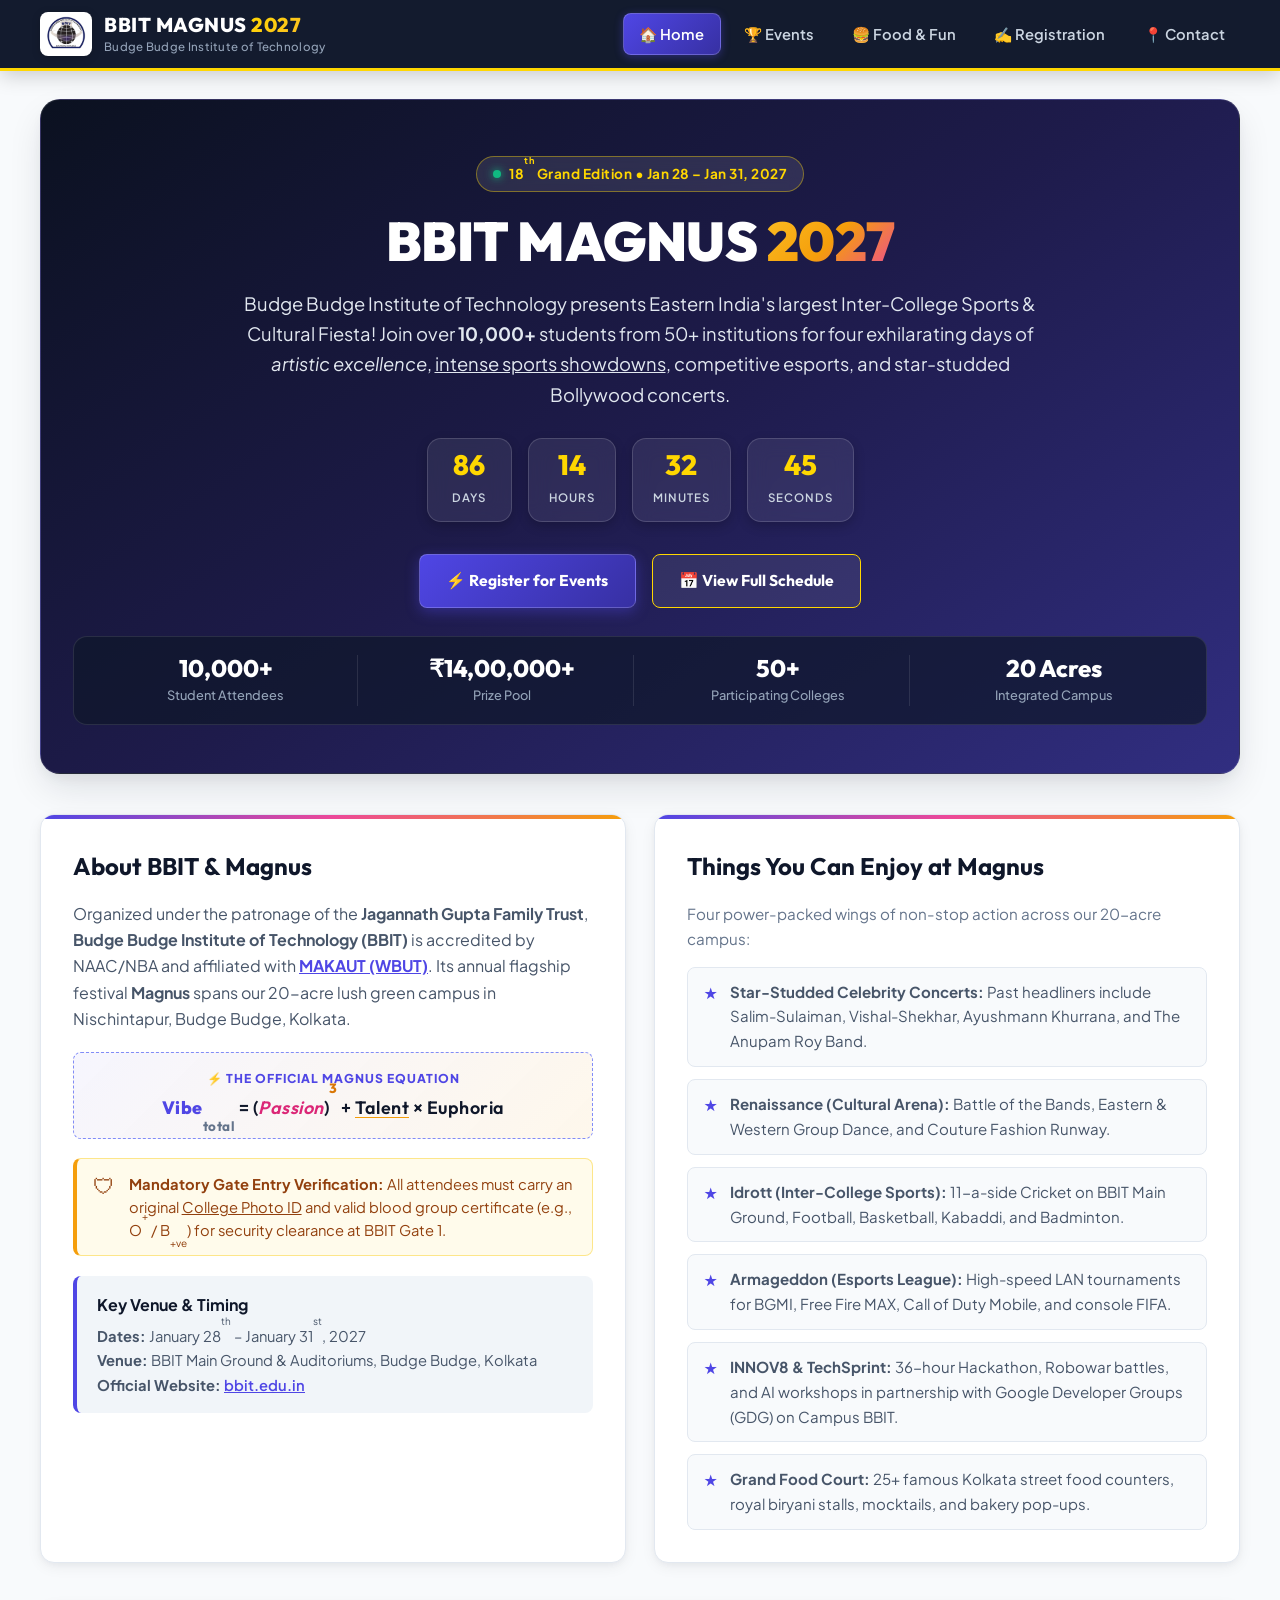
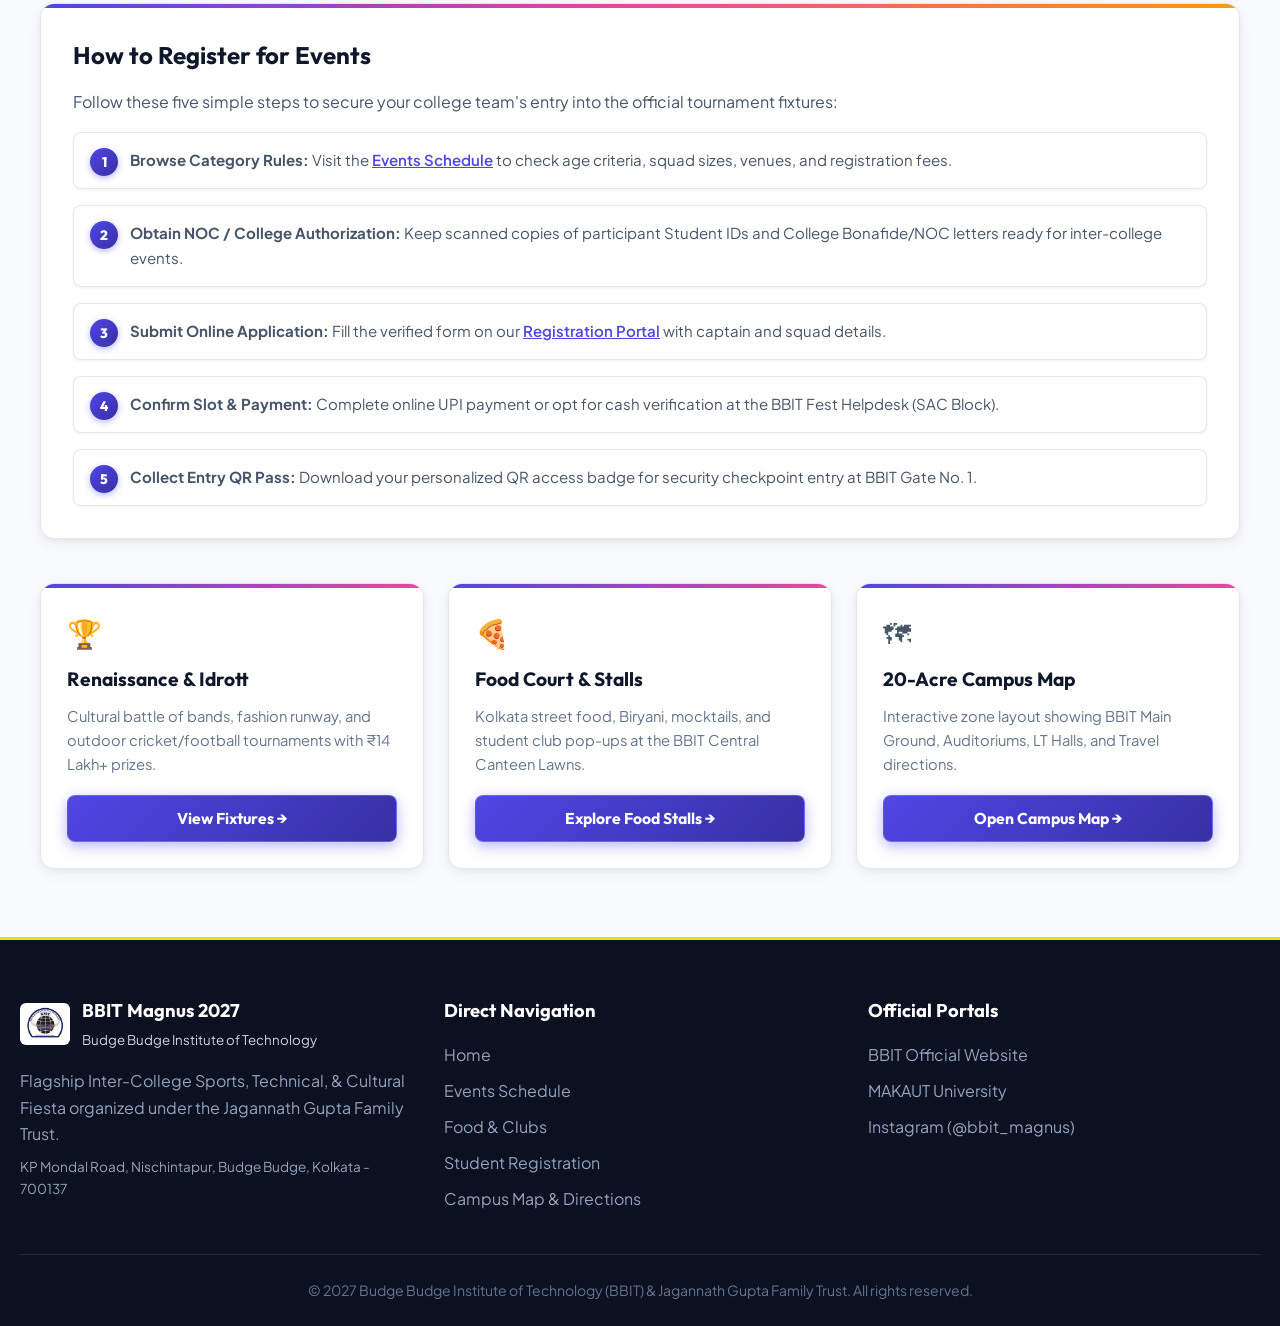
<file: index.html>
<!DOCTYPE html>
<html lang="en">
<head>
  <meta charset="UTF-8">
  <meta name="viewport" content="width=device-width, initial-scale=1.0">
  <title>BBIT Magnus 2027 | Inter-College Sports &amp; Cultural Fiesta</title>
  <link rel="icon" type="image/png" href="favicon.png">
  <link rel="shortcut icon" href="favicon.ico">
  <link rel="stylesheet" href="style.css">
</head>
<body>

  <header>
    <div class="nav-container">
      <a href="index.html" class="brand-wrapper">
        <img src="bbit-logo.png" alt="BBIT Official Logo" class="brand-logo">
        <div class="brand-text">
          <div class="brand-title">BBIT MAGNUS <span>2027</span></div>
          <div class="brand-subtitle">Budge Budge Institute of Technology</div>
        </div>
      </a>

      <input type="checkbox" id="nav-toggle" class="nav-toggle">
      <label for="nav-toggle" class="hamburger" aria-label="Toggle navigation">
        <span class="bar"></span>
        <span class="bar"></span>
        <span class="bar"></span>
      </label>

      <nav class="nav-menu">
        <ul>
          <li><a href="index.html" class="active">&#127968; Home</a></li>
          <li><a href="events.html">&#127942; Events</a></li>
          <li><a href="food-fun.html">&#127828; Food &amp; Fun</a></li>
          <li><a href="register.html">&#9997; Registration</a></li>
          <li><a href="contact.html">&#128205; Contact</a></li>
        </ul>
      </nav>
    </div>
  </header>

  <main>
    <section class="hero">
      <div class="hero-badge-wrap">
        <span class="pulsing-dot"></span>
        <span>18<sup>th</sup> Grand Edition &bull; Jan 28 &ndash; Jan 31, 2027</span>
      </div>

      <h1>BBIT MAGNUS <span class="gradient-text">2027</span></h1>
      
      <p class="hero-subtitle">
        Budge Budge Institute of Technology presents Eastern India's largest Inter-College Sports &amp; Cultural Fiesta! 
        Join over <b>10,000+</b> students from 50+ institutions for four exhilarating days of <i>artistic excellence</i>, 
        <u>intense sports showdowns</u>, competitive esports, and star-studded Bollywood concerts.
      </p>

      <div class="countdown-container">
        <div class="countdown-box">
          <span class="countdown-number">86</span>
          <span class="countdown-label">Days</span>
        </div>
        <div class="countdown-box">
          <span class="countdown-number">14</span>
          <span class="countdown-label">Hours</span>
        </div>
        <div class="countdown-box">
          <span class="countdown-number">32</span>
          <span class="countdown-label">Minutes</span>
        </div>
        <div class="countdown-box">
          <span class="countdown-number">45</span>
          <span class="countdown-label">Seconds</span>
        </div>
      </div>

      <div class="btn-group">
        <a href="register.html" class="btn btn-primary">&#9889; Register for Events</a>
        <a href="events.html" class="btn btn-secondary">&#128197; View Full Schedule</a>
      </div>

      <div class="stats-ribbon">
        <div class="stat-item">
          <div class="stat-value">10,000+</div>
          <div class="stat-label">Student Attendees</div>
        </div>
        <div class="stat-item">
          <div class="stat-value">&#8377;14,00,000+</div>
          <div class="stat-label">Prize Pool</div>
        </div>
        <div class="stat-item">
          <div class="stat-value">50+</div>
          <div class="stat-label">Participating Colleges</div>
        </div>
        <div class="stat-item">
          <div class="stat-value">20 Acres</div>
          <div class="stat-label">Integrated Campus</div>
        </div>
      </div>
    </section>

    <div class="grid-2">
      <article class="card">
        <h2>About BBIT &amp; Magnus</h2>
        <p>
          Organized under the patronage of the <strong>Jagannath Gupta Family Trust</strong>, 
          <strong>Budge Budge Institute of Technology (BBIT)</strong> is accredited by NAAC/NBA and affiliated with 
          <a href="https://makautwb.ac.in" target="_blank" rel="noopener noreferrer" style="color: var(--primary); font-weight: 700;">MAKAUT (WBUT)</a>. 
          Its annual flagship festival <strong>Magnus</strong> spans our 20-acre lush green campus in Nischintapur, Budge Budge, Kolkata.
        </p>

        <div class="formula-badge-box">
          <div class="formula-tag">&#9889; The Official Magnus Equation</div>
          <div class="formula-code">
            <b>Vibe</b><sub>total</sub> = (<i>Passion</i>)<sup>3</sup> + <u>Talent</u> &times; Euphoria
          </div>
        </div>

        <div class="entry-notice-box">
          <span class="notice-icon">&#128737;</span>
          <div>
            <strong>Mandatory Gate Entry Verification:</strong> 
            All attendees must carry an original <u>College Photo ID</u> and valid blood group certificate (e.g., O<sup>+</sup> / B<sub>+ve</sub>) for security clearance at BBIT Gate 1.
          </div>
        </div>

        <div style="background: var(--bg-subtle); padding: 1rem 1.25rem; border-radius: 8px; margin-top: 1.25rem; border-left: 4px solid var(--primary);">
          <h4 style="color: var(--text-main); margin-bottom: 0.35rem;">Key Venue &amp; Timing</h4>
          <p style="font-size: 0.92rem; margin: 0;">
            <b>Dates:</b> January 28<sup>th</sup> &ndash; January 31<sup>st</sup>, 2027<br>
            <b>Venue:</b> BBIT Main Ground &amp; Auditoriums, Budge Budge, Kolkata<br>
            <b>Official Website:</b> <a href="https://bbit.edu.in" target="_blank" rel="noopener noreferrer" style="color: var(--primary); font-weight: 600;">bbit.edu.in</a>
          </p>
        </div>
      </article>

      <article class="card">
        <h2>Things You Can Enjoy at Magnus</h2>
        <p style="color: var(--text-muted); font-size: 0.95rem;">
          Four power-packed wings of non-stop action across our 20-acre campus:
        </p>
        <ul class="fest-highlights">
          <li><strong>Star-Studded Celebrity Concerts:</strong> Past headliners include Salim-Sulaiman, Vishal-Shekhar, Ayushmann Khurrana, and The Anupam Roy Band.</li>
          <li><strong>Renaissance (Cultural Arena):</strong> Battle of the Bands, Eastern &amp; Western Group Dance, and Couture Fashion Runway.</li>
          <li><strong>Idrott (Inter-College Sports):</strong> 11-a-side Cricket on BBIT Main Ground, Football, Basketball, Kabaddi, and Badminton.</li>
          <li><strong>Armageddon (Esports League):</strong> High-speed LAN tournaments for BGMI, Free Fire MAX, Call of Duty Mobile, and console FIFA.</li>
          <li><strong>INNOV8 &amp; TechSprint:</strong> 36-hour Hackathon, Robowar battles, and AI workshops in partnership with Google Developer Groups (GDG) on Campus BBIT.</li>
          <li><strong>Grand Food Court:</strong> 25+ famous Kolkata street food counters, royal biryani stalls, mocktails, and bakery pop-ups.</li>
        </ul>
      </article>
    </div>

    <section class="card" style="margin-bottom: 2.75rem;">
      <div class="section-header">
        <h2>How to Register for Events</h2>
        <p>Follow these five simple steps to secure your college team's entry into the official tournament fixtures:</p>
      </div>

      <ol class="custom-steps">
        <li>
          <strong>Browse Category Rules:</strong> Visit the <a href="events.html" style="color: var(--primary); font-weight: 600;">Events Schedule</a> to check age criteria, squad sizes, venues, and registration fees.
        </li>
        <li>
          <strong>Obtain NOC / College Authorization:</strong> Keep scanned copies of participant Student IDs and College Bonafide/NOC letters ready for inter-college events.
        </li>
        <li>
          <strong>Submit Online Application:</strong> Fill the verified form on our <a href="register.html" style="color: var(--primary); font-weight: 600;">Registration Portal</a> with captain and squad details.
        </li>
        <li>
          <strong>Confirm Slot &amp; Payment:</strong> Complete online UPI payment or opt for cash verification at the BBIT Fest Helpdesk (SAC Block).
        </li>
        <li>
          <strong>Collect Entry QR Pass:</strong> Download your personalized QR access badge for security checkpoint entry at BBIT Gate No. 1.
        </li>
      </ol>
    </section>

    <div class="grid-3">
      <div class="feature-box">
        <div>
          <span style="font-size: 1.75rem; display: block; margin-bottom: 0.5rem;">&#127942;</span>
          <h3>Renaissance &amp; Idrott</h3>
          <p>Cultural battle of bands, fashion runway, and outdoor cricket/football tournaments with &#8377;14 Lakh+ prizes.</p>
        </div>
        <a href="events.html" class="btn btn-primary" style="padding: 0.6rem 1.25rem;">View Fixtures &rarr;</a>
      </div>

      <div class="feature-box">
        <div>
          <span style="font-size: 1.75rem; display: block; margin-bottom: 0.5rem;">&#127829;</span>
          <h3>Food Court &amp; Stalls</h3>
          <p>Kolkata street food, Biryani, mocktails, and student club pop-ups at the BBIT Central Canteen Lawns.</p>
        </div>
        <a href="food-fun.html" class="btn btn-primary" style="padding: 0.6rem 1.25rem;">Explore Food Stalls &rarr;</a>
      </div>

      <div class="feature-box">
        <div>
          <span style="font-size: 1.75rem; display: block; margin-bottom: 0.5rem;">&#128506;</span>
          <h3>20-Acre Campus Map</h3>
          <p>Interactive zone layout showing BBIT Main Ground, Auditoriums, LT Halls, and Travel directions.</p>
        </div>
        <a href="contact.html" class="btn btn-primary" style="padding: 0.6rem 1.25rem;">Open Campus Map &rarr;</a>
      </div>
    </div>
  </main>

  <footer>
    <div class="footer-content">
      <div class="footer-section">
        <div style="display: flex; align-items: center; gap: 0.75rem; margin-bottom: 1rem;">
          <img src="bbit-logo.png" alt="BBIT Logo" style="height: 42px; background: white; border-radius: 6px; padding: 2px 6px;">
          <div>
            <h4 style="margin: 0; color: white;">BBIT Magnus 2027</h4>
            <small style="color: #cbd5e1;">Budge Budge Institute of Technology</small>
          </div>
        </div>
        <p>Flagship Inter-College Sports, Technical, &amp; Cultural Fiesta organized under the Jagannath Gupta Family Trust.</p>
        <p style="margin-top: 0.5rem; font-size: 0.85rem;">KP Mondal Road, Nischintapur, Budge Budge, Kolkata - 700137</p>
      </div>
      <div class="footer-section">
        <h4>Direct Navigation</h4>
        <ul>
          <li><a href="index.html">Home</a></li>
          <li><a href="events.html">Events Schedule</a></li>
          <li><a href="food-fun.html">Food &amp; Clubs</a></li>
          <li><a href="register.html">Student Registration</a></li>
          <li><a href="contact.html">Campus Map &amp; Directions</a></li>
        </ul>
      </div>
      <div class="footer-section">
        <h4>Official Portals</h4>
        <ul>
          <li><a href="https://bbit.edu.in" target="_blank" rel="noopener noreferrer">BBIT Official Website</a></li>
          <li><a href="https://makautwb.ac.in" target="_blank" rel="noopener noreferrer">MAKAUT University</a></li>
          <li><a href="https://www.instagram.com/bbit_magnus/" target="_blank" rel="noopener noreferrer">Instagram (@bbit_magnus)</a></li>
        </ul>
      </div>
    </div>
    <div class="footer-bottom">
      <p>&copy; 2027 Budge Budge Institute of Technology (BBIT) &amp; Jagannath Gupta Family Trust. All rights reserved.</p>
    </div>
  </footer>

</body>
</html>
</file>
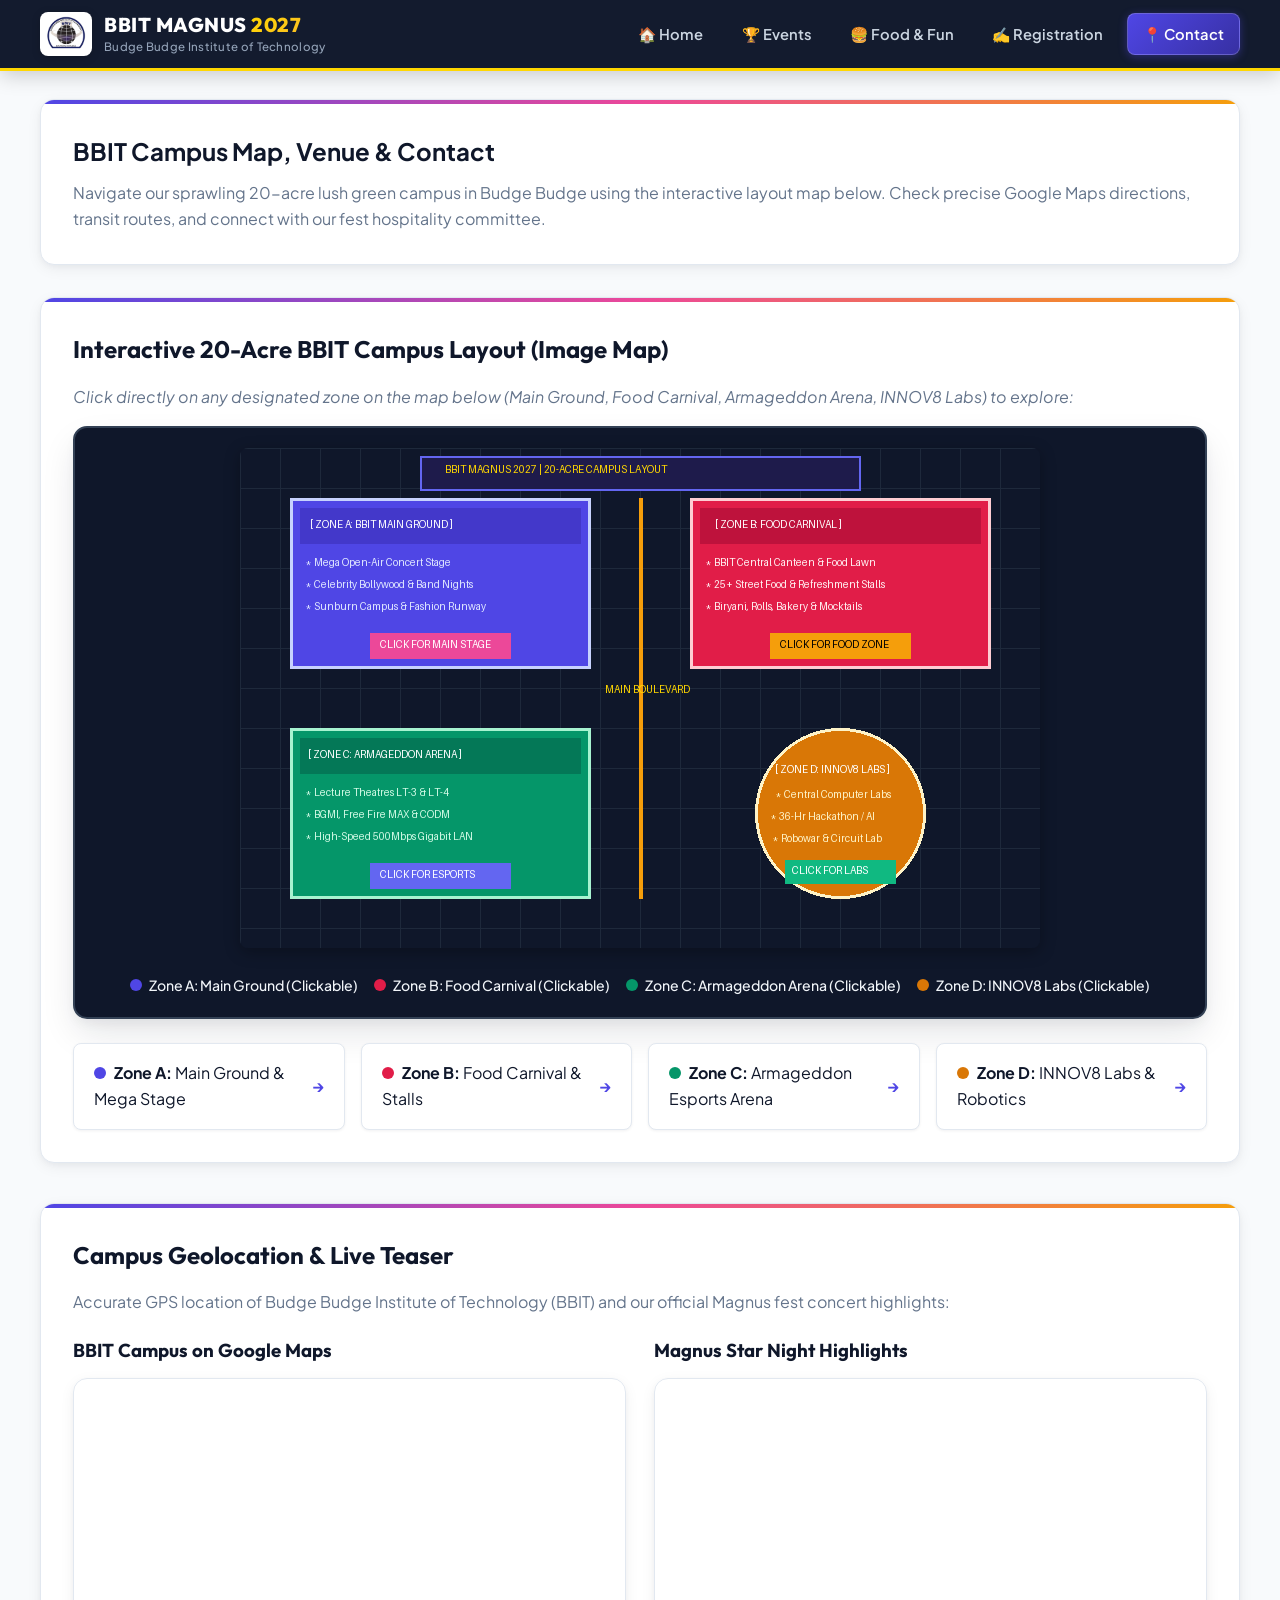
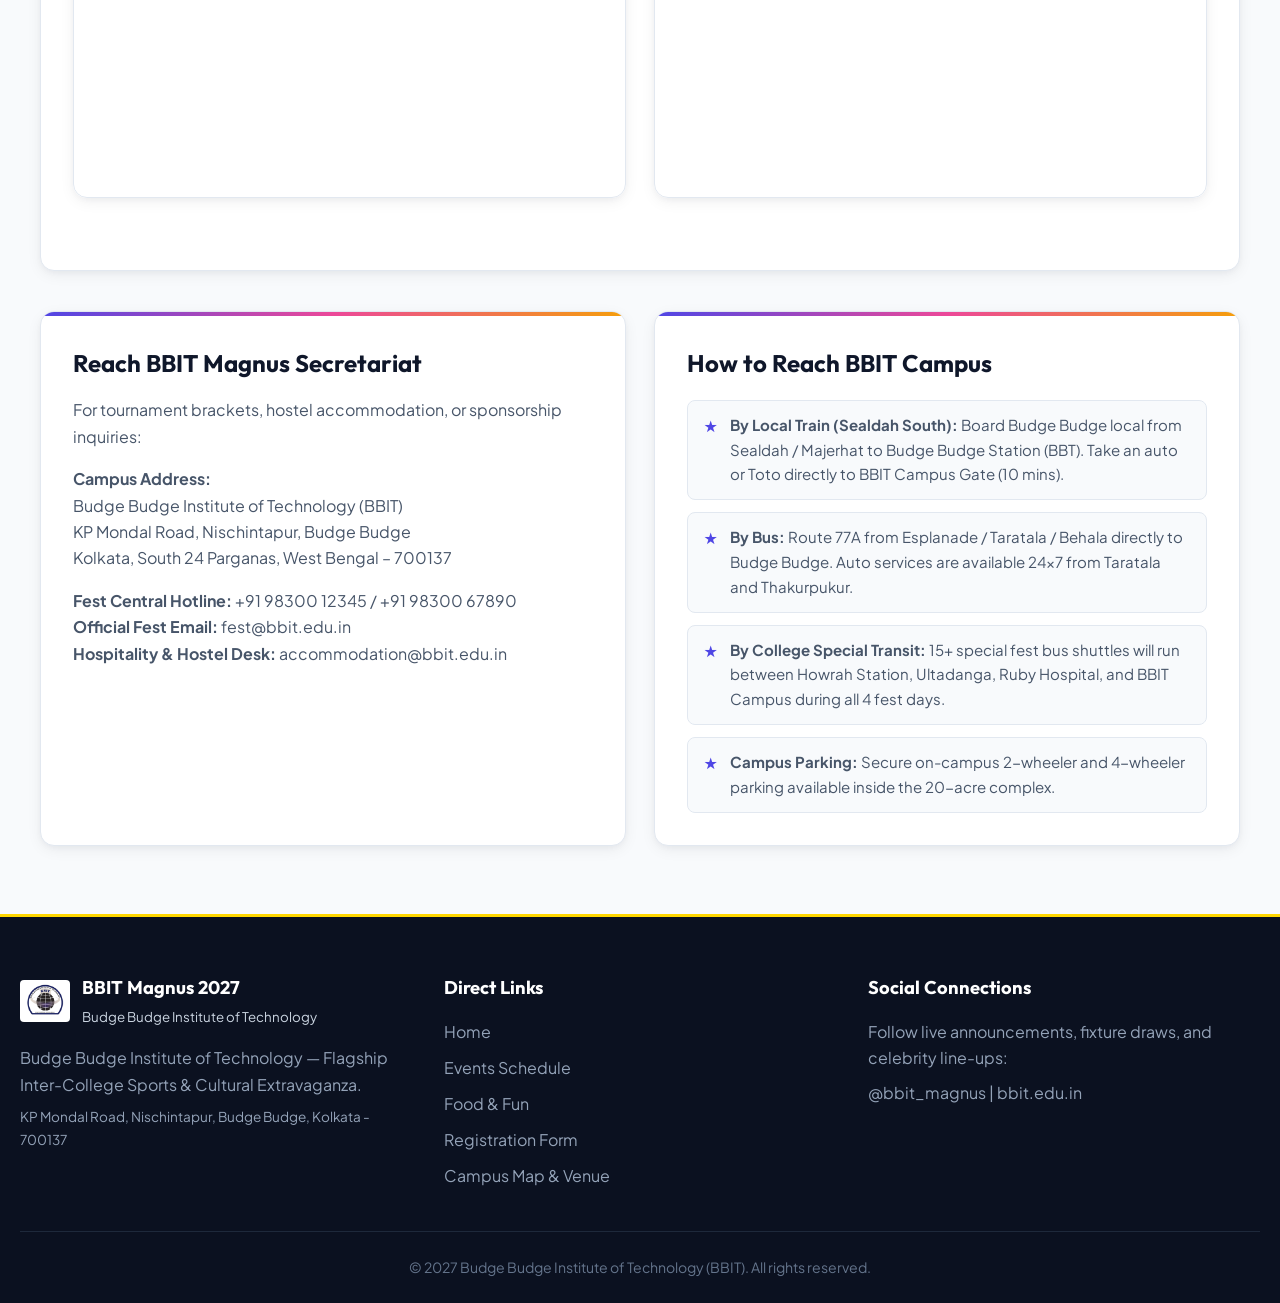
<file: contact.html>
<!DOCTYPE html>
<html lang="en">
<head>
  <meta charset="UTF-8">
  <meta name="viewport" content="width=device-width, initial-scale=1.0">
  <title>Venue, Campus Map &amp; Contact | BBIT Magnus 2027</title>
  <link rel="icon" type="image/png" href="favicon.png">
  <link rel="shortcut icon" href="favicon.ico">
  <link rel="stylesheet" href="style.css">
</head>
<body>

  <header>
    <div class="nav-container">
      <a href="index.html" class="brand-wrapper">
        <img src="bbit-logo.png" alt="BBIT Official Logo" class="brand-logo">
        <div class="brand-text">
          <div class="brand-title">BBIT MAGNUS <span>2027</span></div>
          <div class="brand-subtitle">Budge Budge Institute of Technology</div>
        </div>
      </a>

      <input type="checkbox" id="nav-toggle" class="nav-toggle">
      <label for="nav-toggle" class="hamburger" aria-label="Toggle navigation">
        <span class="bar"></span>
        <span class="bar"></span>
        <span class="bar"></span>
      </label>

      <nav class="nav-menu">
        <ul>
          <li><a href="index.html">&#127968; Home</a></li>
          <li><a href="events.html">&#127942; Events</a></li>
          <li><a href="food-fun.html">&#127828; Food &amp; Fun</a></li>
          <li><a href="register.html">&#9997; Registration</a></li>
          <li><a href="contact.html" class="active">&#128205; Contact</a></li>
        </ul>
      </nav>
    </div>
  </header>

  <main>
    <section class="card" style="margin-bottom: 2rem;">
      <h1 style="color: var(--text-main); margin-bottom: 0.5rem;">BBIT Campus Map, Venue &amp; Contact</h1>
      <p style="color: var(--text-muted);">
        Navigate our sprawling 20-acre lush green campus in Budge Budge using the interactive layout map below. 
        Check precise Google Maps directions, transit routes, and connect with our fest hospitality committee.
      </p>
    </section>

    <section class="card" style="margin-bottom: 2.5rem;">
      <h2>Interactive 20-Acre BBIT Campus Layout (Image Map)</h2>
      <p style="margin-bottom: 1rem; color: var(--text-muted);">
        <em>Click directly on any designated zone on the map below (Main Ground, Food Carnival, Armageddon Arena, INNOV8 Labs) to explore:</em>
      </p>

      <div class="image-map-wrapper">
        <img 
          src="campus-map.png" 
          alt="BBIT Magnus 2027 Campus Layout Map" 
          usemap="#bbitcampusmap" 
          width="800" 
          height="500"
        >

        <map name="bbitcampusmap" id="bbitcampusmap">
          <area 
            shape="rect" 
            coords="50,50,350,220" 
            href="events.html" 
            alt="Zone A: BBIT Main Ground &amp; Open Stage" 
            title="Click to view BBIT Main Ground (Celebrity Concerts &amp; Cricket)"
          >
          <area 
            shape="rect" 
            coords="450,50,750,220" 
            href="food-fun.html" 
            alt="Zone B: Food Carnival &amp; Canteen Lawns" 
            title="Click to view Food Court, Biryani, Kathi Rolls &amp; Stalls"
          >
          <area 
            shape="rect" 
            coords="50,280,350,450" 
            href="events.html" 
            alt="Zone C: Armageddon Esports Arena (LT-3 &amp; LT-4)" 
            title="Click to view BGMI, Free Fire MAX &amp; Esports Tournaments"
          >
          <area 
            shape="circle" 
            coords="600,365,85" 
            href="events.html" 
            alt="Zone D: INNOV8 &amp; Central CS Labs" 
            title="Click to view Hackathon, Robotics &amp; Tech Workshops"
          >
        </map>

        <div class="map-legend">
          <div class="legend-item">
            <span class="legend-dot" style="background-color: #4f46e5;"></span>
            <span>Zone A: Main Ground (Clickable)</span>
          </div>
          <div class="legend-item">
            <span class="legend-dot" style="background-color: #e11d48;"></span>
            <span>Zone B: Food Carnival (Clickable)</span>
          </div>
          <div class="legend-item">
            <span class="legend-dot" style="background-color: #059669;"></span>
            <span>Zone C: Armageddon Arena (Clickable)</span>
          </div>
          <div class="legend-item">
            <span class="legend-dot" style="background-color: #d97706;"></span>
            <span>Zone D: INNOV8 Labs (Clickable)</span>
          </div>
        </div>
      </div>

      <div class="mobile-zone-cards">
        <a href="events.html" class="mobile-zone-card">
          <span><span class="mobile-zone-badge" style="background:#4f46e5;"></span><strong>Zone A:</strong> Main Ground &amp; Mega Stage</span>
          <span style="color:var(--primary); font-weight:700;">&rarr;</span>
        </a>
        <a href="food-fun.html" class="mobile-zone-card">
          <span><span class="mobile-zone-badge" style="background:#e11d48;"></span><strong>Zone B:</strong> Food Carnival &amp; Stalls</span>
          <span style="color:var(--primary); font-weight:700;">&rarr;</span>
        </a>
        <a href="events.html" class="mobile-zone-card">
          <span><span class="mobile-zone-badge" style="background:#059669;"></span><strong>Zone C:</strong> Armageddon Esports Arena</span>
          <span style="color:var(--primary); font-weight:700;">&rarr;</span>
        </a>
        <a href="events.html" class="mobile-zone-card">
          <span><span class="mobile-zone-badge" style="background:#d97706;"></span><strong>Zone D:</strong> INNOV8 Labs &amp; Robotics</span>
          <span style="color:var(--primary); font-weight:700;">&rarr;</span>
        </a>
      </div>
    </section>

    <section class="card" style="margin-bottom: 2.5rem;">
      <h2>Campus Geolocation &amp; Live Teaser</h2>
      <p style="margin-bottom: 1.25rem; color: var(--text-muted);">
        Accurate GPS location of Budge Budge Institute of Technology (BBIT) and our official Magnus fest concert highlights:
      </p>

      <div class="grid-2">
        <div>
          <h3 style="margin-bottom: 0.75rem;">BBIT Campus on Google Maps</h3>
          <div class="iframe-wrapper">
            <iframe 
              src="https://www.google.com/maps/embed?pb=!1m18!1m12!1m3!1d1561.1983035543572!2d88.17056384101295!3d22.458672453482286!2m3!1f0!2f0!3f0!3m2!1i1024!2i768!4f13.1!3m3!1m2!1s0x39f830fc6fffffff%3A0x880d852ade5959b!2sBudge%20Budge%20Institute%20of%20Technology!5e1!3m2!1sen!2sin!4v1793634528253!5m2!1sen!2sin" 
              width="600" 
              height="450" 
              style="border:0;" 
              allowfullscreen="" 
              loading="lazy" 
              referrerpolicy="strict-origin-when-cross-origin"
              title="Budge Budge Institute of Technology (BBIT) Campus Location">
            </iframe>
          </div>
        </div>

        <div>
          <h3 style="margin-bottom: 0.75rem;">Magnus Star Night Highlights</h3>
          <div class="iframe-wrapper">
            <iframe 
              src="https://www.youtube.com/embed/ScMzIvxBSi4" 
              title="BBIT Magnus Official Concert &amp; Fest Highlights" 
              allow="accelerometer; autoplay; clipboard-write; encrypted-media; gyroscope; picture-in-picture; web-share" 
              allowfullscreen>
            </iframe>
          </div>
        </div>
      </div>
    </section>

    <div class="grid-2">
      <article class="card">
        <h2>Reach BBIT Magnus Secretariat</h2>
        <p style="margin-bottom: 1rem;">
          For tournament brackets, hostel accommodation, or sponsorship inquiries:
        </p>
        <p><strong>Campus Address:</strong><br>
          Budge Budge Institute of Technology (BBIT)<br>
          KP Mondal Road, Nischintapur, Budge Budge<br>
          Kolkata, South 24 Parganas, West Bengal &ndash; 700137
        </p>
        <p style="margin-top: 1rem;">
          <strong>Fest Central Hotline:</strong> +91 98300 12345 / +91 98300 67890<br>
          <strong>Official Fest Email:</strong> fest@bbit.edu.in<br>
          <strong>Hospitality &amp; Hostel Desk:</strong> accommodation@bbit.edu.in
        </p>
      </article>

      <article class="card">
        <h2>How to Reach BBIT Campus</h2>
        <ul class="fest-highlights">
          <li><strong>By Local Train (Sealdah South):</strong> Board Budge Budge local from Sealdah / Majerhat to Budge Budge Station (BBT). Take an auto or Toto directly to BBIT Campus Gate (10 mins).</li>
          <li><strong>By Bus:</strong> Route 77A from Esplanade / Taratala / Behala directly to Budge Budge. Auto services are available 24x7 from Taratala and Thakurpukur.</li>
          <li><strong>By College Special Transit:</strong> 15+ special fest bus shuttles will run between Howrah Station, Ultadanga, Ruby Hospital, and BBIT Campus during all 4 fest days.</li>
          <li><strong>Campus Parking:</strong> Secure on-campus 2-wheeler and 4-wheeler parking available inside the 20-acre complex.</li>
        </ul>
      </article>
    </div>
  </main>

  <footer>
    <div class="footer-content">
      <div class="footer-section">
        <div style="display: flex; align-items: center; gap: 0.75rem; margin-bottom: 1rem;">
          <img src="bbit-logo.png" alt="BBIT Logo" style="height: 42px; background: white; border-radius: 4px; padding: 2px 6px;">
          <div>
            <h4 style="margin: 0; color: white;">BBIT Magnus 2027</h4>
            <small style="color: #cbd5e1;">Budge Budge Institute of Technology</small>
          </div>
        </div>
        <p>Budge Budge Institute of Technology &mdash; Flagship Inter-College Sports &amp; Cultural Extravaganza.</p>
        <p style="margin-top: 0.5rem; font-size: 0.85rem;">KP Mondal Road, Nischintapur, Budge Budge, Kolkata - 700137</p>
      </div>
      <div class="footer-section">
        <h4>Direct Links</h4>
        <ul>
          <li><a href="index.html">Home</a></li>
          <li><a href="events.html">Events Schedule</a></li>
          <li><a href="food-fun.html">Food &amp; Fun</a></li>
          <li><a href="register.html">Registration Form</a></li>
          <li><a href="contact.html">Campus Map &amp; Venue</a></li>
        </ul>
      </div>
      <div class="footer-section">
        <h4>Social Connections</h4>
        <p>Follow live announcements, fixture draws, and celebrity line-ups:</p>
        <p style="margin-top: 0.5rem;">
          <a href="https://www.instagram.com/bbit_magnus/" target="_blank" rel="noopener noreferrer">@bbit_magnus</a> | 
          <a href="https://bbit.edu.in" target="_blank" rel="noopener noreferrer">bbit.edu.in</a>
        </p>
      </div>
    </div>
    <div class="footer-bottom">
      <p>&copy; 2027 Budge Budge Institute of Technology (BBIT). All rights reserved.</p>
    </div>
  </footer>

</body>
</html>
</file>
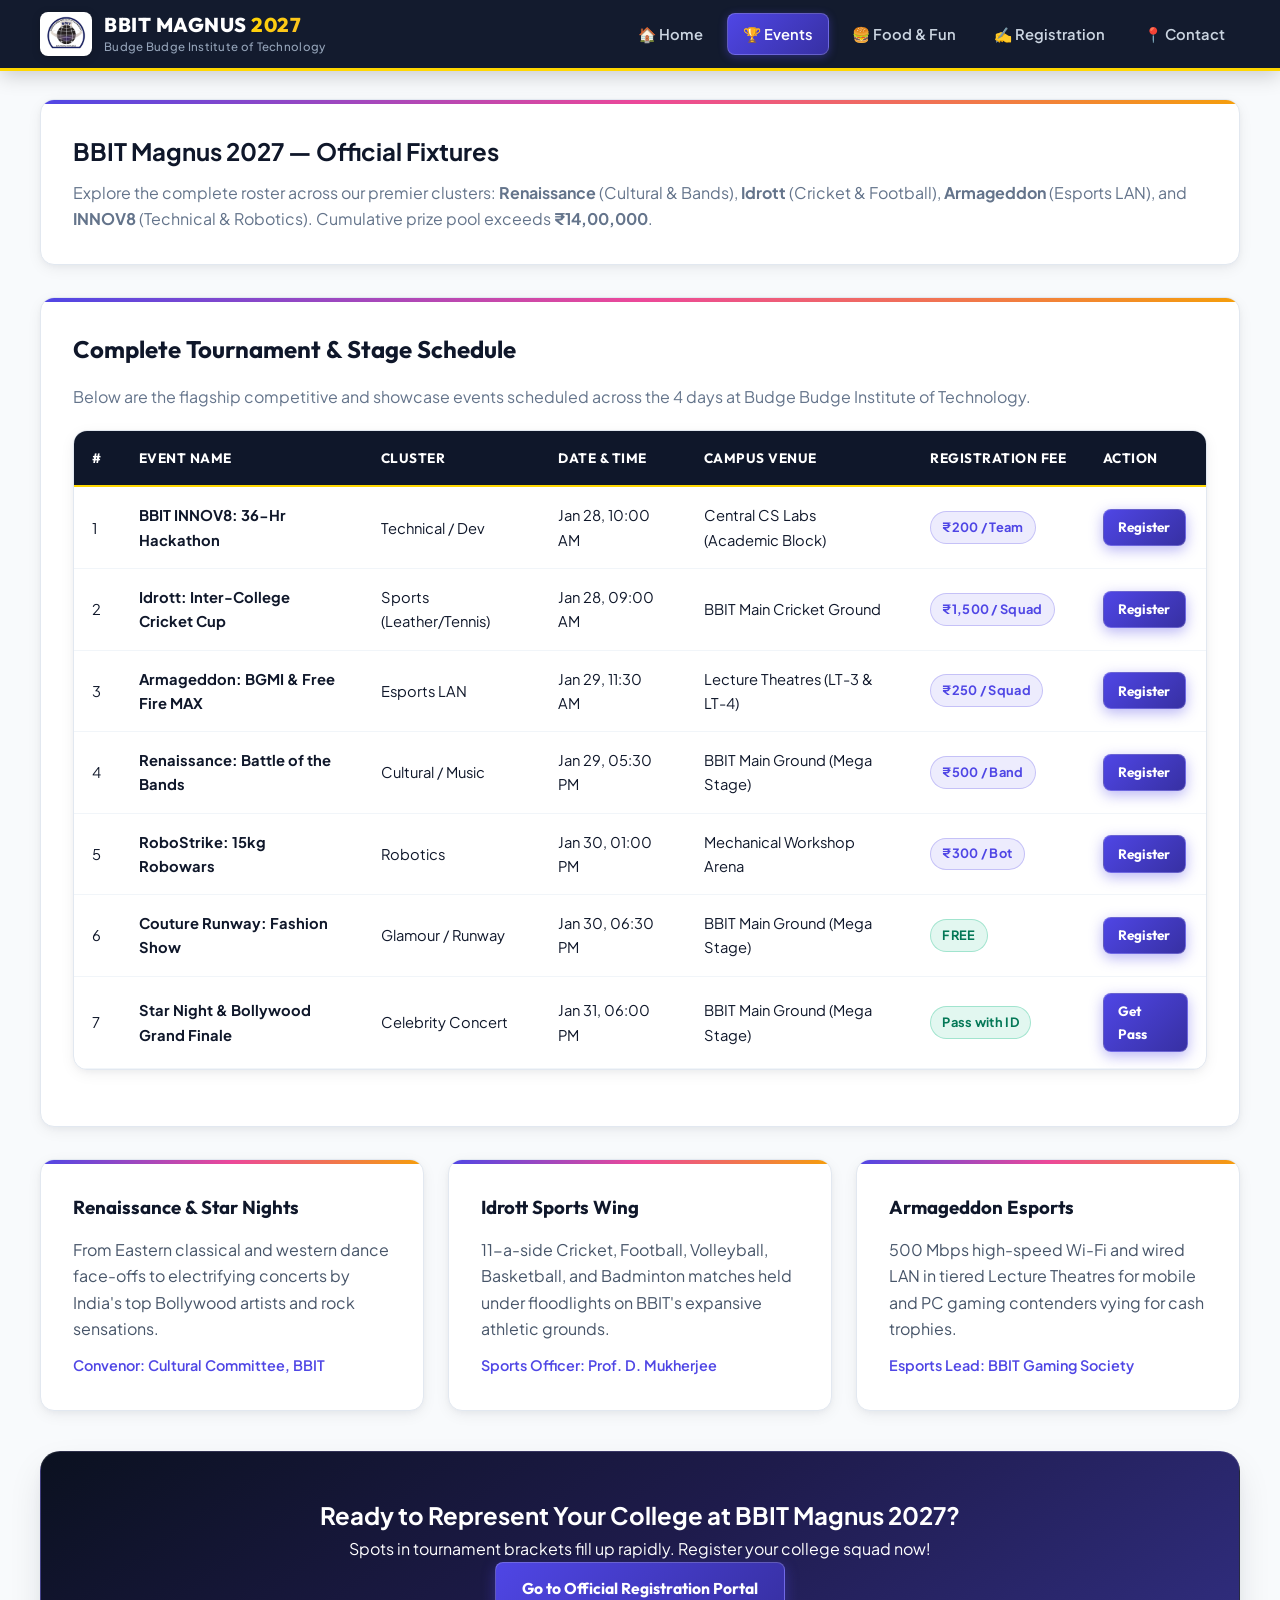
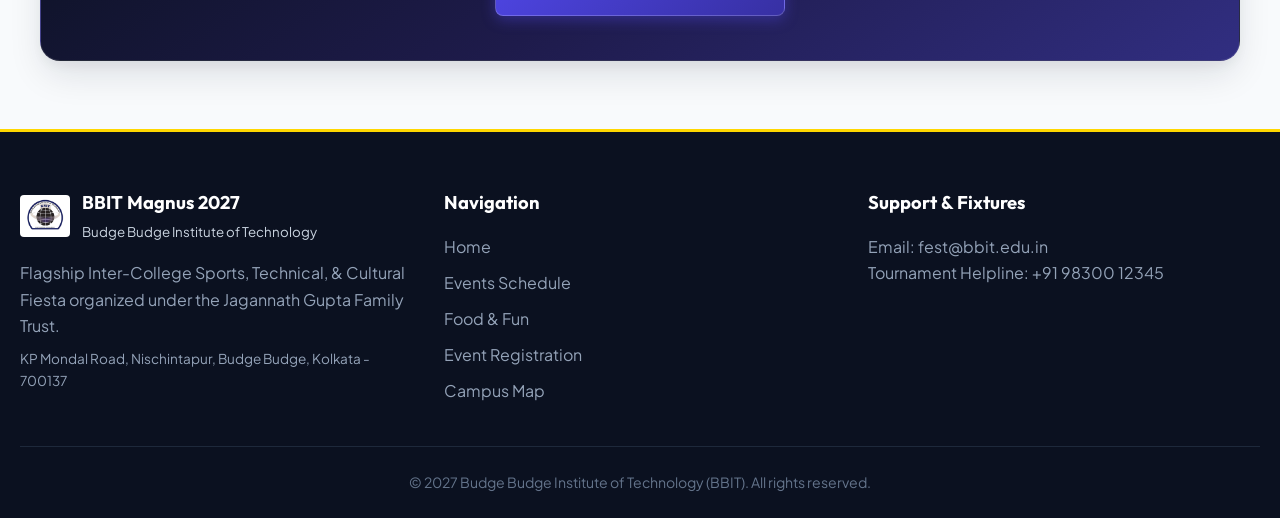
<file: events.html>
<!DOCTYPE html>
<html lang="en">
<head>
  <meta charset="UTF-8">
  <meta name="viewport" content="width=device-width, initial-scale=1.0">
  <title>Events &amp; Tournaments | BBIT Magnus 2027</title>
  <link rel="icon" type="image/png" href="favicon.png">
  <link rel="shortcut icon" href="favicon.ico">
  <link rel="stylesheet" href="style.css">
</head>
<body>

  <header>
    <div class="nav-container">
      <a href="index.html" class="brand-wrapper">
        <img src="bbit-logo.png" alt="BBIT Official Logo" class="brand-logo">
        <div class="brand-text">
          <div class="brand-title">BBIT MAGNUS <span>2027</span></div>
          <div class="brand-subtitle">Budge Budge Institute of Technology</div>
        </div>
      </a>

      <input type="checkbox" id="nav-toggle" class="nav-toggle">
      <label for="nav-toggle" class="hamburger" aria-label="Toggle navigation">
        <span class="bar"></span>
        <span class="bar"></span>
        <span class="bar"></span>
      </label>

      <nav class="nav-menu">
        <ul>
          <li><a href="index.html">&#127968; Home</a></li>
          <li><a href="events.html" class="active">&#127942; Events</a></li>
          <li><a href="food-fun.html">&#127828; Food &amp; Fun</a></li>
          <li><a href="register.html">&#9997; Registration</a></li>
          <li><a href="contact.html">&#128205; Contact</a></li>
        </ul>
      </nav>
    </div>
  </header>

  <main>
    <section class="card" style="margin-bottom: 2rem;">
      <h1 style="color: var(--text-main); margin-bottom: 0.5rem;">BBIT Magnus 2027 &mdash; Official Fixtures</h1>
      <p style="color: var(--text-muted);">
        Explore the complete roster across our premier clusters: <strong>Renaissance</strong> (Cultural &amp; Bands), 
        <strong>Idrott</strong> (Cricket &amp; Football), <strong>Armageddon</strong> (Esports LAN), and 
        <strong>INNOV8</strong> (Technical &amp; Robotics). Cumulative prize pool exceeds <strong>&#8377;14,00,000</strong>.
      </p>
    </section>

    <section class="card">
      <h2>Complete Tournament &amp; Stage Schedule</h2>
      <p style="margin-bottom: 1rem; color: var(--text-muted);">
        Below are the flagship competitive and showcase events scheduled across the 4 days at Budge Budge Institute of Technology.
      </p>

      <div class="table-responsive">
        <table class="events-table">
          <thead>
            <tr>
              <th>#</th>
              <th>Event Name</th>
              <th>Cluster</th>
              <th>Date &amp; Time</th>
              <th>Campus Venue</th>
              <th>Registration Fee</th>
              <th>Action</th>
            </tr>
          </thead>
          <tbody>
            <tr>
              <td>1</td>
              <td><strong>BBIT INNOV8: 36-Hr Hackathon</strong></td>
              <td>Technical / Dev</td>
              <td>Jan 28, 10:00 AM</td>
              <td>Central CS Labs (Academic Block)</td>
              <td><span class="fee-badge fee-paid">&#8377;200 / Team</span></td>
              <td><a href="register.html" class="btn btn-primary" style="padding: 0.4rem 0.9rem; font-size: 0.85rem;">Register</a></td>
            </tr>
            <tr>
              <td>2</td>
              <td><strong>Idrott: Inter-College Cricket Cup</strong></td>
              <td>Sports (Leather/Tennis)</td>
              <td>Jan 28, 09:00 AM</td>
              <td>BBIT Main Cricket Ground</td>
              <td><span class="fee-badge fee-paid">&#8377;1,500 / Squad</span></td>
              <td><a href="register.html" class="btn btn-primary" style="padding: 0.4rem 0.9rem; font-size: 0.85rem;">Register</a></td>
            </tr>
            <tr>
              <td>3</td>
              <td><strong>Armageddon: BGMI &amp; Free Fire MAX</strong></td>
              <td>Esports LAN</td>
              <td>Jan 29, 11:30 AM</td>
              <td>Lecture Theatres (LT-3 &amp; LT-4)</td>
              <td><span class="fee-badge fee-paid">&#8377;250 / Squad</span></td>
              <td><a href="register.html" class="btn btn-primary" style="padding: 0.4rem 0.9rem; font-size: 0.85rem;">Register</a></td>
            </tr>
            <tr>
              <td>4</td>
              <td><strong>Renaissance: Battle of the Bands</strong></td>
              <td>Cultural / Music</td>
              <td>Jan 29, 05:30 PM</td>
              <td>BBIT Main Ground (Mega Stage)</td>
              <td><span class="fee-badge fee-paid">&#8377;500 / Band</span></td>
              <td><a href="register.html" class="btn btn-primary" style="padding: 0.4rem 0.9rem; font-size: 0.85rem;">Register</a></td>
            </tr>
            <tr>
              <td>5</td>
              <td><strong>RoboStrike: 15kg Robowars</strong></td>
              <td>Robotics</td>
              <td>Jan 30, 01:00 PM</td>
              <td>Mechanical Workshop Arena</td>
              <td><span class="fee-badge fee-paid">&#8377;300 / Bot</span></td>
              <td><a href="register.html" class="btn btn-primary" style="padding: 0.4rem 0.9rem; font-size: 0.85rem;">Register</a></td>
            </tr>
            <tr>
              <td>6</td>
              <td><strong>Couture Runway: Fashion Show</strong></td>
              <td>Glamour / Runway</td>
              <td>Jan 30, 06:30 PM</td>
              <td>BBIT Main Ground (Mega Stage)</td>
              <td><span class="fee-badge fee-free">FREE</span></td>
              <td><a href="register.html" class="btn btn-primary" style="padding: 0.4rem 0.9rem; font-size: 0.85rem;">Register</a></td>
            </tr>
            <tr>
              <td>7</td>
              <td><strong>Star Night &amp; Bollywood Grand Finale</strong></td>
              <td>Celebrity Concert</td>
              <td>Jan 31, 06:00 PM</td>
              <td>BBIT Main Ground (Mega Stage)</td>
              <td><span class="fee-badge fee-free">Pass with ID</span></td>
              <td><a href="register.html" class="btn btn-primary" style="padding: 0.4rem 0.9rem; font-size: 0.85rem;">Get Pass</a></td>
            </tr>
          </tbody>
        </table>
      </div>
    </section>

    <div class="grid-3" style="margin-top: 2rem;">
      <article class="card">
        <h3>Renaissance &amp; Star Nights</h3>
        <p>From Eastern classical and western dance face-offs to electrifying concerts by India's top Bollywood artists and rock sensations.</p>
        <p style="margin-top: 0.75rem; font-size: 0.9rem; color: var(--primary); font-weight: 600;">Convenor: Cultural Committee, BBIT</p>
      </article>

      <article class="card">
        <h3>Idrott Sports Wing</h3>
        <p>11-a-side Cricket, Football, Volleyball, Basketball, and Badminton matches held under floodlights on BBIT's expansive athletic grounds.</p>
        <p style="margin-top: 0.75rem; font-size: 0.9rem; color: var(--primary); font-weight: 600;">Sports Officer: Prof. D. Mukherjee</p>
      </article>

      <article class="card">
        <h3>Armageddon Esports</h3>
        <p>500 Mbps high-speed Wi-Fi and wired LAN in tiered Lecture Theatres for mobile and PC gaming contenders vying for cash trophies.</p>
        <p style="margin-top: 0.75rem; font-size: 0.9rem; color: var(--primary); font-weight: 600;">Esports Lead: BBIT Gaming Society</p>
      </article>
    </div>

    <div class="hero" style="padding: 2.75rem 2rem; margin-top: 2rem;">
      <h2>Ready to Represent Your College at BBIT Magnus 2027?</h2>
      <p>Spots in tournament brackets fill up rapidly. Register your college squad now!</p>
      <a href="register.html" class="btn btn-primary">Go to Official Registration Portal</a>
    </div>
  </main>

  <footer>
    <div class="footer-content">
      <div class="footer-section">
        <div style="display: flex; align-items: center; gap: 0.75rem; margin-bottom: 1rem;">
          <img src="bbit-logo.png" alt="BBIT Logo" style="height: 42px; background: white; border-radius: 4px; padding: 2px 6px;">
          <div>
            <h4 style="margin: 0; color: white;">BBIT Magnus 2027</h4>
            <small style="color: #cbd5e1;">Budge Budge Institute of Technology</small>
          </div>
        </div>
        <p>Flagship Inter-College Sports, Technical, &amp; Cultural Fiesta organized under the Jagannath Gupta Family Trust.</p>
        <p style="margin-top: 0.5rem; font-size: 0.85rem;">KP Mondal Road, Nischintapur, Budge Budge, Kolkata - 700137</p>
      </div>
      <div class="footer-section">
        <h4>Navigation</h4>
        <ul>
          <li><a href="index.html">Home</a></li>
          <li><a href="events.html">Events Schedule</a></li>
          <li><a href="food-fun.html">Food &amp; Fun</a></li>
          <li><a href="register.html">Event Registration</a></li>
          <li><a href="contact.html">Campus Map</a></li>
        </ul>
      </div>
      <div class="footer-section">
        <h4>Support &amp; Fixtures</h4>
        <p>Email: fest@bbit.edu.in</p>
        <p>Tournament Helpline: +91 98300 12345</p>
      </div>
    </div>
    <div class="footer-bottom">
      <p>&copy; 2027 Budge Budge Institute of Technology (BBIT). All rights reserved.</p>
    </div>
  </footer>

</body>
</html>
</file>
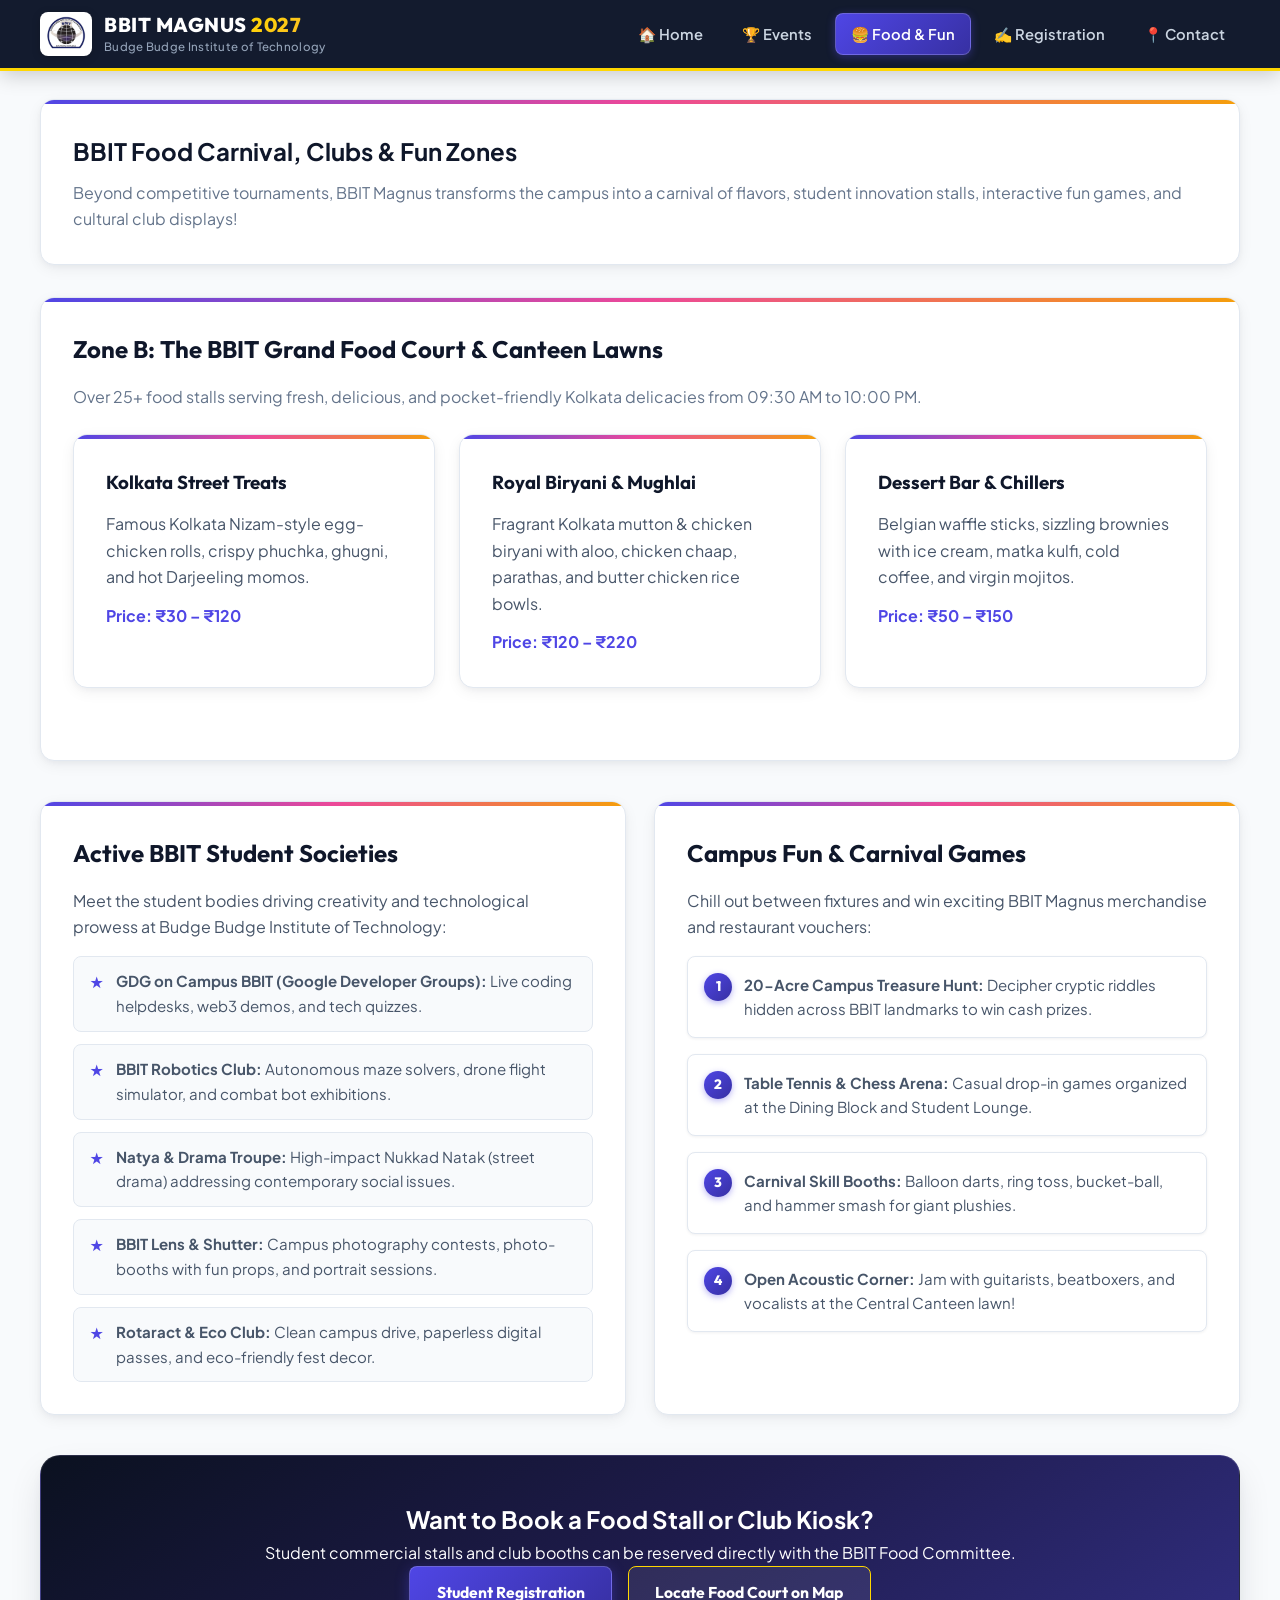
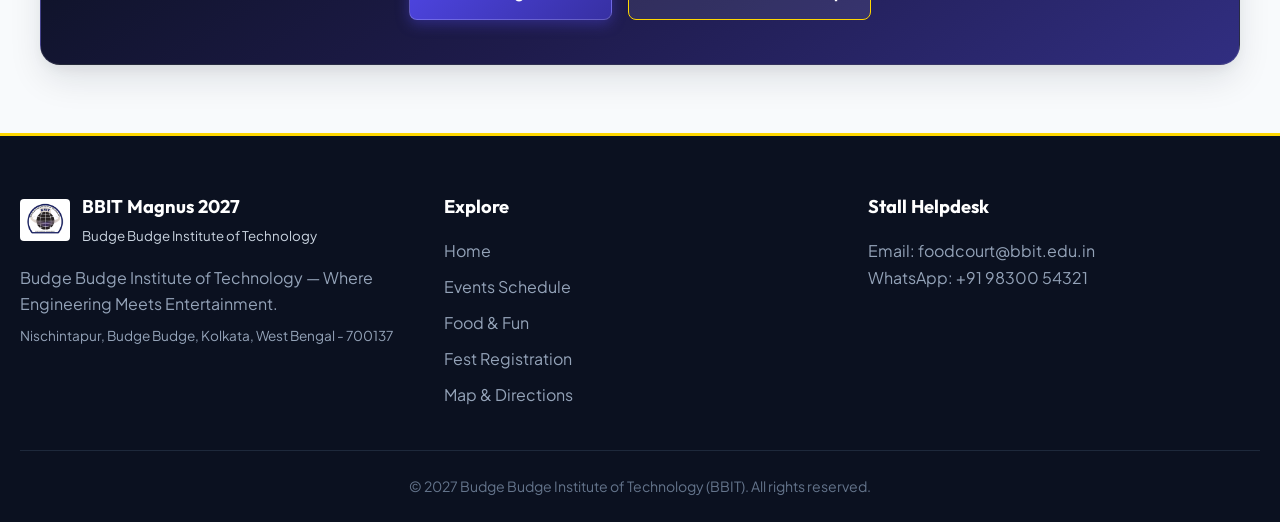
<file: food-fun.html>
<!DOCTYPE html>
<html lang="en">
<head>
  <meta charset="UTF-8">
  <meta name="viewport" content="width=device-width, initial-scale=1.0">
  <title>Food &amp; Fun | BBIT Magnus 2027</title>
  <link rel="icon" type="image/png" href="favicon.png">
  <link rel="shortcut icon" href="favicon.ico">
  <link rel="stylesheet" href="style.css">
</head>
<body>

  <header>
    <div class="nav-container">
      <a href="index.html" class="brand-wrapper">
        <img src="bbit-logo.png" alt="BBIT Official Logo" class="brand-logo">
        <div class="brand-text">
          <div class="brand-title">BBIT MAGNUS <span>2027</span></div>
          <div class="brand-subtitle">Budge Budge Institute of Technology</div>
        </div>
      </a>

      <input type="checkbox" id="nav-toggle" class="nav-toggle">
      <label for="nav-toggle" class="hamburger" aria-label="Toggle navigation">
        <span class="bar"></span>
        <span class="bar"></span>
        <span class="bar"></span>
      </label>

      <nav class="nav-menu">
        <ul>
          <li><a href="index.html">&#127968; Home</a></li>
          <li><a href="events.html">&#127942; Events</a></li>
          <li><a href="food-fun.html" class="active">&#127828; Food &amp; Fun</a></li>
          <li><a href="register.html">&#9997; Registration</a></li>
          <li><a href="contact.html">&#128205; Contact</a></li>
        </ul>
      </nav>
    </div>
  </header>

  <main>
    <section class="card" style="margin-bottom: 2rem;">
      <h1 style="color: var(--text-main); margin-bottom: 0.5rem;">BBIT Food Carnival, Clubs &amp; Fun Zones</h1>
      <p style="color: var(--text-muted);">
        Beyond competitive tournaments, BBIT Magnus transforms the campus into a carnival of flavors, 
        student innovation stalls, interactive fun games, and cultural club displays!
      </p>
    </section>

    <section class="card" style="margin-bottom: 2.5rem;">
      <h2>Zone B: The BBIT Grand Food Court &amp; Canteen Lawns</h2>
      <p style="margin-bottom: 1.5rem; color: var(--text-muted);">
        Over 25+ food stalls serving fresh, delicious, and pocket-friendly Kolkata delicacies from 09:30 AM to 10:00 PM.
      </p>

      <div class="grid-3">
        <div class="card" style="background-color: #ffffff; border: 1px solid var(--border-light);">
          <h3>Kolkata Street Treats</h3>
          <p>Famous Kolkata Nizam-style egg-chicken rolls, crispy phuchka, ghugni, and hot Darjeeling momos.</p>
          <p style="margin-top: 0.75rem; color: var(--primary); font-weight: 700;">Price: &#8377;30 &ndash; &#8377;120</p>
        </div>

        <div class="card" style="background-color: #ffffff; border: 1px solid var(--border-light);">
          <h3>Royal Biryani &amp; Mughlai</h3>
          <p>Fragrant Kolkata mutton &amp; chicken biryani with aloo, chicken chaap, parathas, and butter chicken rice bowls.</p>
          <p style="margin-top: 0.75rem; color: var(--primary); font-weight: 700;">Price: &#8377;120 &ndash; &#8377;220</p>
        </div>

        <div class="card" style="background-color: #ffffff; border: 1px solid var(--border-light);">
          <h3>Dessert Bar &amp; Chillers</h3>
          <p>Belgian waffle sticks, sizzling brownies with ice cream, matka kulfi, cold coffee, and virgin mojitos.</p>
          <p style="margin-top: 0.75rem; color: var(--primary); font-weight: 700;">Price: &#8377;50 &ndash; &#8377;150</p>
        </div>
      </div>
    </section>

    <div class="grid-2">
      <article class="card">
        <h2>Active BBIT Student Societies</h2>
        <p style="margin-bottom: 1rem;">
          Meet the student bodies driving creativity and technological prowess at Budge Budge Institute of Technology:
        </p>
        <ul class="fest-highlights">
          <li><strong>GDG on Campus BBIT (Google Developer Groups):</strong> Live coding helpdesks, web3 demos, and tech quizzes.</li>
          <li><strong>BBIT Robotics Club:</strong> Autonomous maze solvers, drone flight simulator, and combat bot exhibitions.</li>
          <li><strong>Natya &amp; Drama Troupe:</strong> High-impact Nukkad Natak (street drama) addressing contemporary social issues.</li>
          <li><strong>BBIT Lens &amp; Shutter:</strong> Campus photography contests, photo-booths with fun props, and portrait sessions.</li>
          <li><strong>Rotaract &amp; Eco Club:</strong> Clean campus drive, paperless digital passes, and eco-friendly fest decor.</li>
        </ul>
      </article>

      <article class="card">
        <h2>Campus Fun &amp; Carnival Games</h2>
        <p style="margin-bottom: 1rem;">
          Chill out between fixtures and win exciting BBIT Magnus merchandise and restaurant vouchers:
        </p>
        <ol class="custom-steps">
          <li><strong>20-Acre Campus Treasure Hunt:</strong> Decipher cryptic riddles hidden across BBIT landmarks to win cash prizes.</li>
          <li><strong>Table Tennis &amp; Chess Arena:</strong> Casual drop-in games organized at the Dining Block and Student Lounge.</li>
          <li><strong>Carnival Skill Booths:</strong> Balloon darts, ring toss, bucket-ball, and hammer smash for giant plushies.</li>
          <li><strong>Open Acoustic Corner:</strong> Jam with guitarists, beatboxers, and vocalists at the Central Canteen lawn!</li>
        </ol>
      </article>
    </div>

    <div class="hero" style="padding: 2.75rem 2rem; margin-top: 2rem;">
      <h2>Want to Book a Food Stall or Club Kiosk?</h2>
      <p>Student commercial stalls and club booths can be reserved directly with the BBIT Food Committee.</p>
      <div class="btn-group">
        <a href="register.html" class="btn btn-primary">Student Registration</a>
        <a href="contact.html" class="btn btn-secondary">Locate Food Court on Map</a>
      </div>
    </div>
  </main>

  <footer>
    <div class="footer-content">
      <div class="footer-section">
        <div style="display: flex; align-items: center; gap: 0.75rem; margin-bottom: 1rem;">
          <img src="bbit-logo.png" alt="BBIT Logo" style="height: 42px; background: white; border-radius: 4px; padding: 2px 6px;">
          <div>
            <h4 style="margin: 0; color: white;">BBIT Magnus 2027</h4>
            <small style="color: #cbd5e1;">Budge Budge Institute of Technology</small>
          </div>
        </div>
        <p>Budge Budge Institute of Technology &mdash; Where Engineering Meets Entertainment.</p>
        <p style="margin-top: 0.5rem; font-size: 0.85rem;">Nischintapur, Budge Budge, Kolkata, West Bengal - 700137</p>
      </div>
      <div class="footer-section">
        <h4>Explore</h4>
        <ul>
          <li><a href="index.html">Home</a></li>
          <li><a href="events.html">Events Schedule</a></li>
          <li><a href="food-fun.html">Food &amp; Fun</a></li>
          <li><a href="register.html">Fest Registration</a></li>
          <li><a href="contact.html">Map &amp; Directions</a></li>
        </ul>
      </div>
      <div class="footer-section">
        <h4>Stall Helpdesk</h4>
        <p>Email: foodcourt@bbit.edu.in</p>
        <p>WhatsApp: +91 98300 54321</p>
      </div>
    </div>
    <div class="footer-bottom">
      <p>&copy; 2027 Budge Budge Institute of Technology (BBIT). All rights reserved.</p>
    </div>
  </footer>

</body>
</html>
</file>
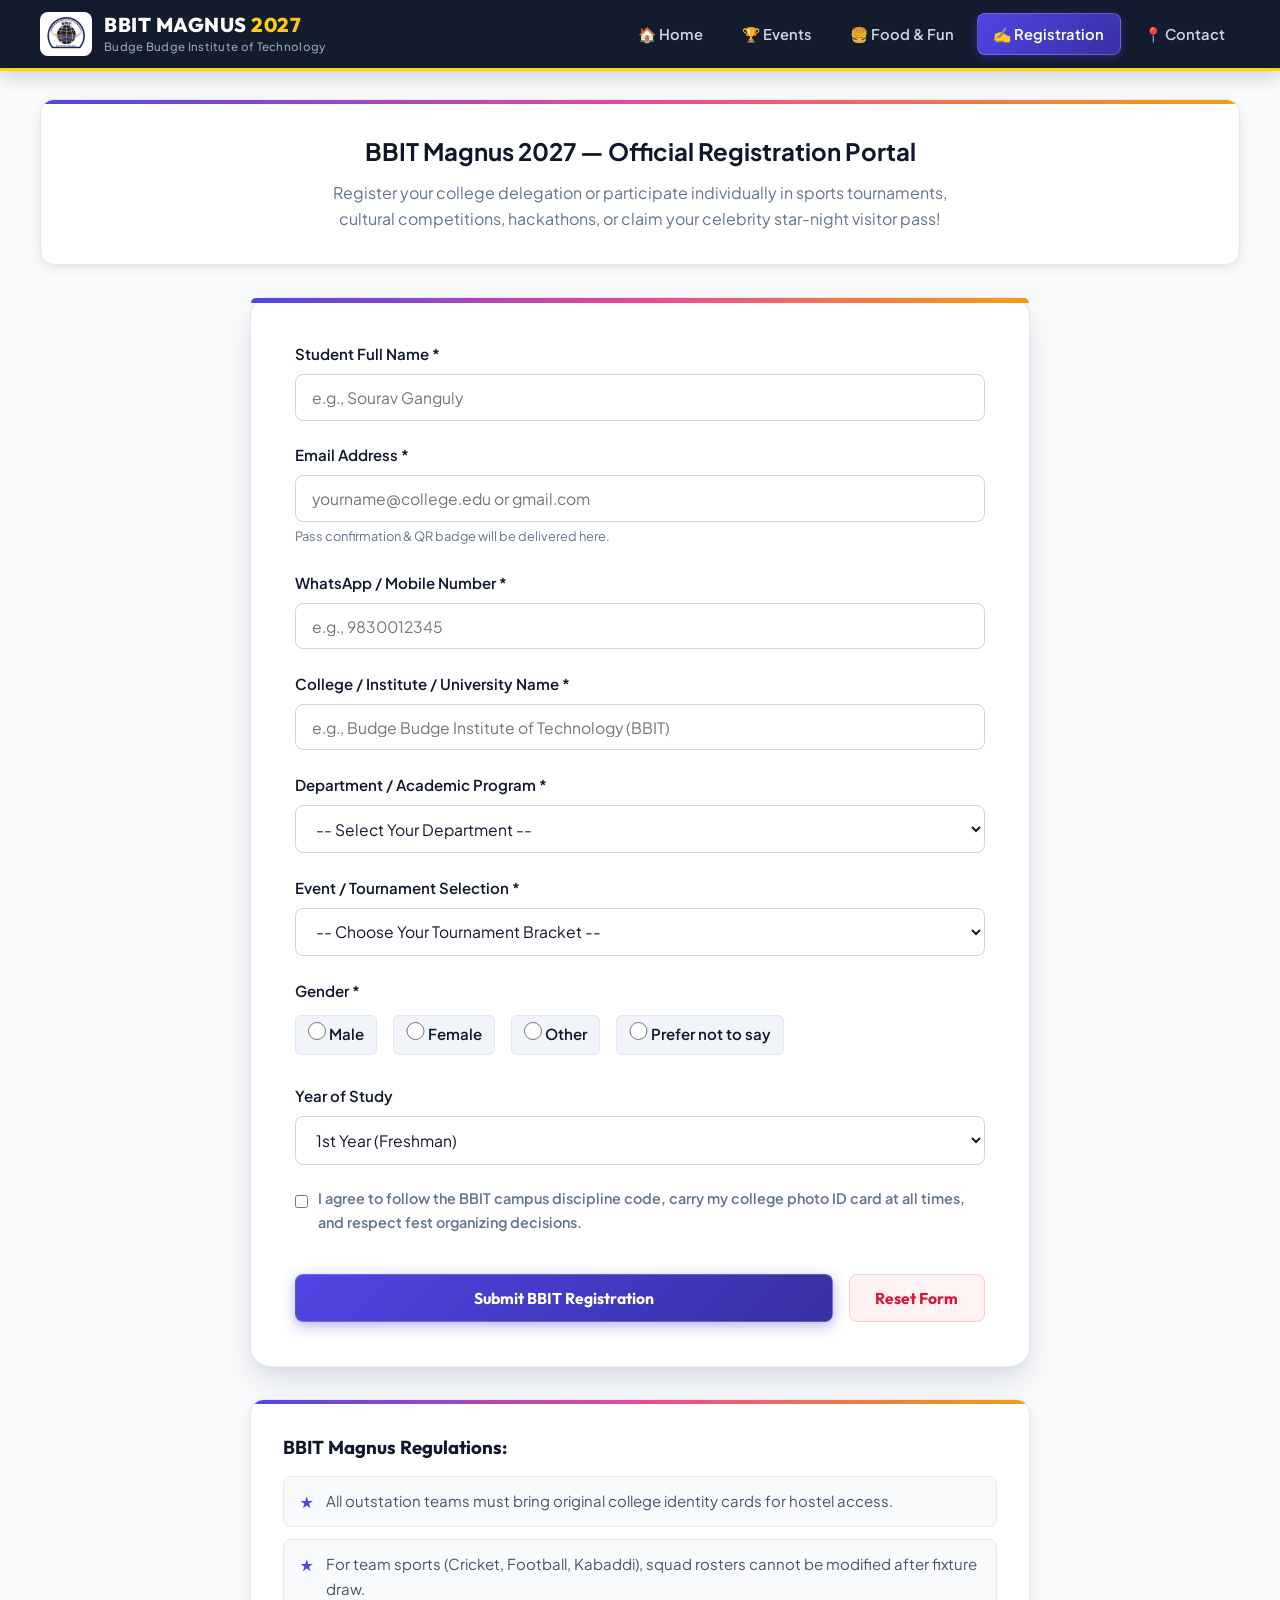
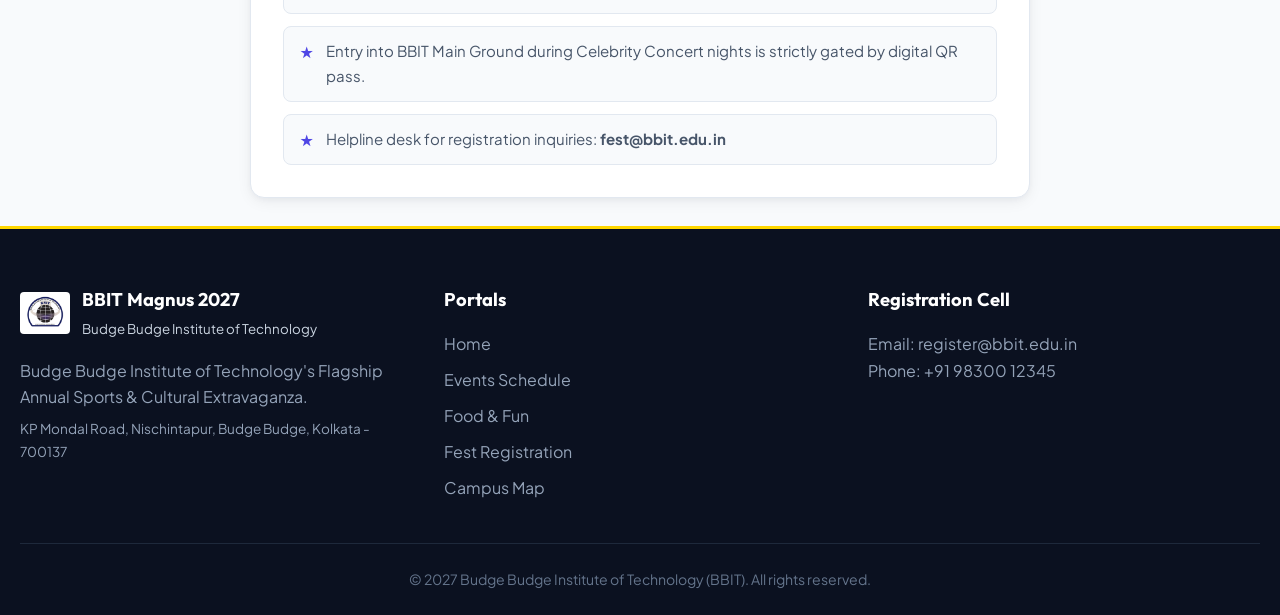
<file: register.html>
<!DOCTYPE html>
<html lang="en">
<head>
  <meta charset="UTF-8">
  <meta name="viewport" content="width=device-width, initial-scale=1.0">
  <title>Student Registration | BBIT Magnus 2027</title>
  <link rel="icon" type="image/png" href="favicon.png">
  <link rel="shortcut icon" href="favicon.ico">
  <link rel="stylesheet" href="style.css">
</head>
<body>

  <header>
    <div class="nav-container">
      <a href="index.html" class="brand-wrapper">
        <img src="bbit-logo.png" alt="BBIT Official Logo" class="brand-logo">
        <div class="brand-text">
          <div class="brand-title">BBIT MAGNUS <span>2027</span></div>
          <div class="brand-subtitle">Budge Budge Institute of Technology</div>
        </div>
      </a>

      <input type="checkbox" id="nav-toggle" class="nav-toggle">
      <label for="nav-toggle" class="hamburger" aria-label="Toggle navigation">
        <span class="bar"></span>
        <span class="bar"></span>
        <span class="bar"></span>
      </label>

      <nav class="nav-menu">
        <ul>
          <li><a href="index.html">&#127968; Home</a></li>
          <li><a href="events.html">&#127942; Events</a></li>
          <li><a href="food-fun.html">&#127828; Food &amp; Fun</a></li>
          <li><a href="register.html" class="active">&#9997; Registration</a></li>
          <li><a href="contact.html">&#128205; Contact</a></li>
        </ul>
      </nav>
    </div>
  </header>

  <main>
    <section class="card" style="text-align: center; margin-bottom: 2rem;">
      <h1 style="color: var(--text-main); margin-bottom: 0.5rem;">BBIT Magnus 2027 &mdash; Official Registration Portal</h1>
      <p style="color: var(--text-muted); max-width: 650px; margin: 0 auto;">
        Register your college delegation or participate individually in sports tournaments, 
        cultural competitions, hackathons, or claim your celebrity star-night visitor pass!
      </p>
    </section>

    <div class="form-container">
      <form action="register.html" method="post" id="bbitRegistrationForm" onsubmit="event.preventDefault(); alert('Registration submitted successfully for BBIT Magnus 2027! A verification email with entry pass details has been dispatched.');">
        
        <div class="form-group">
          <label for="fullName">Student Full Name <span style="color: var(--danger);">*</span></label>
          <input 
            type="text" 
            id="fullName" 
            name="fullName" 
            class="form-control" 
            placeholder="e.g., Sourav Ganguly" 
            required 
            minlength="3"
            maxlength="60"
          >
        </div>

        <div class="form-group">
          <label for="studentEmail">Email Address <span style="color: var(--danger);">*</span></label>
          <input 
            type="email" 
            id="studentEmail" 
            name="studentEmail" 
            class="form-control" 
            placeholder="yourname@college.edu or gmail.com" 
            required
          >
          <small style="color: var(--text-muted); font-size: 0.8rem;">Pass confirmation &amp; QR badge will be delivered here.</small>
        </div>

        <div class="form-group">
          <label for="phoneNumber">WhatsApp / Mobile Number <span style="color: var(--danger);">*</span></label>
          <input 
            type="tel" 
            id="phoneNumber" 
            name="phoneNumber" 
            class="form-control" 
            placeholder="e.g., 9830012345" 
            required 
            pattern="[0-9]{10}"
            title="Please enter a valid 10-digit mobile number"
          >
        </div>

        <div class="form-group">
          <label for="collegeName">College / Institute / University Name <span style="color: var(--danger);">*</span></label>
          <input 
            type="text" 
            id="collegeName" 
            name="collegeName" 
            class="form-control" 
            placeholder="e.g., Budge Budge Institute of Technology (BBIT)" 
            required
          >
        </div>

        <div class="form-group">
          <label for="department">Department / Academic Program <span style="color: var(--danger);">*</span></label>
          <select id="department" name="department" class="form-control" required>
            <option value="" disabled selected>-- Select Your Department --</option>
            <option value="CSE">B.Tech - Computer Science &amp; Engineering (CSE)</option>
            <option value="IT">B.Tech - Information Technology (IT)</option>
            <option value="AI_ML">B.Tech - Artificial Intelligence &amp; Machine Learning (AIML)</option>
            <option value="CYBER">B.Tech - Cyber Security</option>
            <option value="ECE">B.Tech - Electronics &amp; Communication (ECE)</option>
            <option value="EE">B.Tech - Electrical Engineering (EE)</option>
            <option value="ME">B.Tech - Mechanical Engineering (ME)</option>
            <option value="CE">B.Tech - Civil Engineering (CE)</option>
            <option value="POLYTECHNIC">Diploma / Polytechnic (All Branches)</option>
            <option value="MGMT">Management (MBA / BBA / BCA)</option>
            <option value="JIMSH">JIMSH Medical / Nursing College</option>
            <option value="OUTSTATION">External / Other College Student</option>
          </select>
        </div>

        <div class="form-group">
          <label for="eventSelect">Event / Tournament Selection <span style="color: var(--danger);">*</span></label>
          <select id="eventSelect" name="eventSelect" class="form-control" required>
            <option value="" disabled selected>-- Choose Your Tournament Bracket --</option>
            <optgroup label="Idrott - Sports Tournaments">
              <option value="cricket">Inter-College Cricket Cup (BBIT Main Ground) - &#8377;1500/Squad</option>
              <option value="football">7-a-side Football Championship - &#8377;800/Squad</option>
              <option value="basketball">Basketball 3v3 Tournament - &#8377;400/Team</option>
              <option value="badminton">Badminton Singles &amp; Doubles - &#8377;150/Player</option>
            </optgroup>
            <optgroup label="Armageddon - Esports LAN">
              <option value="bgmi">BGMI Squad Battle (LT-3 &amp; LT-4) - &#8377;250/Squad</option>
              <option value="freefire">Free Fire MAX LAN Showdown - &#8377;200/Squad</option>
              <option value="fifa">Console eFootball &amp; FIFA - &#8377;100/Player</option>
            </optgroup>
            <optgroup label="Renaissance - Cultural &amp; Music">
              <option value="battle_bands">Battle of the Bands (Mega Stage) - &#8377;500/Band</option>
              <option value="fashion_show">Couture Runway - Fashion Show - FREE</option>
              <option value="dance_competition">Eastern &amp; Western Group Dance - FREE</option>
              <option value="singing">Solo &amp; Duet Singing Contest - FREE</option>
            </optgroup>
            <optgroup label="INNOV8 - Technical &amp; Robotics">
              <option value="hackathon">BBIT INNOV8 36-Hr Hackathon - &#8377;200/Team</option>
              <option value="robowars">RoboStrike 15kg Robowars - &#8377;300/Bot</option>
              <option value="gdg_workshop">GDG on Campus AI Workshop - &#8377;100</option>
            </optgroup>
            <optgroup label="General Fest Pass">
              <option value="all_access_pass">Star Night &amp; Concert Delegate Pass - FREE (Student ID Required)</option>
            </optgroup>
          </select>
        </div>

        <div class="form-group">
          <label>Gender <span style="color: var(--danger);">*</span></label>
          <div class="radio-group">
            <label class="radio-label">
              <input type="radio" name="gender" value="male" required> Male
            </label>
            <label class="radio-label">
              <input type="radio" name="gender" value="female"> Female
            </label>
            <label class="radio-label">
              <input type="radio" name="gender" value="other"> Other
            </label>
            <label class="radio-label">
              <input type="radio" name="gender" value="prefer_not_say"> Prefer not to say
            </label>
          </div>
        </div>

        <div class="form-group">
          <label for="studyYear">Year of Study</label>
          <select id="studyYear" name="studyYear" class="form-control">
            <option value="1">1st Year (Freshman)</option>
            <option value="2">2nd Year (Sophomore)</option>
            <option value="3">3rd Year (Pre-Final Year)</option>
            <option value="4">4th Year (Final Year)</option>
            <option value="diploma">Diploma / Polytechnic</option>
            <option value="pg">Post Graduate / MBA / MCA</option>
          </select>
        </div>

        <div class="form-group" style="display: flex; align-items: flex-start; gap: 0.6rem;">
          <input type="checkbox" id="terms" name="terms" required style="accent-color: var(--primary); margin-top: 0.35rem; width: 1.1rem; height: 1.1rem;">
          <label for="terms" style="font-size: 0.9rem; color: var(--text-muted); cursor: pointer;">
            I agree to follow the BBIT campus discipline code, carry my college photo ID card at all times, and respect fest organizing decisions.
          </label>
        </div>

        <div class="form-actions">
          <button type="submit" class="btn btn-primary" style="flex: 1;">
            Submit BBIT Registration
          </button>
          <button type="reset" class="btn btn-reset" style="padding: 0.8rem 1.6rem;">
            Reset Form
          </button>
        </div>

      </form>
    </div>

    <section class="card" style="max-width: 780px; margin: 2rem auto 0;">
      <h3>BBIT Magnus Regulations:</h3>
      <ul class="fest-highlights" style="margin-top: 0.75rem;">
        <li>All outstation teams must bring original college identity cards for hostel access.</li>
        <li>For team sports (Cricket, Football, Kabaddi), squad rosters cannot be modified after fixture draw.</li>
        <li>Entry into BBIT Main Ground during Celebrity Concert nights is strictly gated by digital QR pass.</li>
        <li>Helpline desk for registration inquiries: <strong>fest@bbit.edu.in</strong></li>
      </ul>
    </section>
  </main>

  <footer>
    <div class="footer-content">
      <div class="footer-section">
        <div style="display: flex; align-items: center; gap: 0.75rem; margin-bottom: 1rem;">
          <img src="bbit-logo.png" alt="BBIT Logo" style="height: 42px; background: white; border-radius: 4px; padding: 2px 6px;">
          <div>
            <h4 style="margin: 0; color: white;">BBIT Magnus 2027</h4>
            <small style="color: #cbd5e1;">Budge Budge Institute of Technology</small>
          </div>
        </div>
        <p>Budge Budge Institute of Technology's Flagship Annual Sports &amp; Cultural Extravaganza.</p>
        <p style="margin-top: 0.5rem; font-size: 0.85rem;">KP Mondal Road, Nischintapur, Budge Budge, Kolkata - 700137</p>
      </div>
      <div class="footer-section">
        <h4>Portals</h4>
        <ul>
          <li><a href="index.html">Home</a></li>
          <li><a href="events.html">Events Schedule</a></li>
          <li><a href="food-fun.html">Food &amp; Fun</a></li>
          <li><a href="register.html">Fest Registration</a></li>
          <li><a href="contact.html">Campus Map</a></li>
        </ul>
      </div>
      <div class="footer-section">
        <h4>Registration Cell</h4>
        <p>Email: register@bbit.edu.in</p>
        <p>Phone: +91 98300 12345</p>
      </div>
    </div>
    <div class="footer-bottom">
      <p>&copy; 2027 Budge Budge Institute of Technology (BBIT). All rights reserved.</p>
    </div>
  </footer>

</body>
</html>
</file>
<file: style.css>
@import url('https://fonts.googleapis.com/css2?family=Outfit:wght@400;500;600;700;800;900&family=Plus+Jakarta+Sans:wght@400;500;600;700&display=swap');

:root {
  --primary: #4f46e5;
  --primary-dark: #3730a3;
  --primary-light: rgba(79, 70, 229, 0.08);
  --secondary: rgb(225, 29, 72);
  --accent: gold;
  --accent-warm: #f59e0b;
  --emerald: #10b981;
  --navy: #0f172a;
  --crimson: crimson;
  --white: white;
  
  --bg-body: #f8fafc;
  --bg-card: #ffffff;
  --bg-subtle: #f1f5f9;
  --text-main: #0f172a;
  --text-muted: #64748b;
  --text-soft: #475569;
  --border-light: #e2e8f0;
  --border-hover: #cbd5e1;
  
  --shadow-sm: 0 1px 3px rgba(15, 23, 42, 0.06);
  --shadow-md: 0 4px 16px -2px rgba(15, 23, 42, 0.08), 0 2px 6px -1px rgba(15, 23, 42, 0.04);
  --shadow-lg: 0 16px 36px -4px rgba(15, 23, 42, 0.12), 0 6px 12px -2px rgba(15, 23, 42, 0.05);
  
  --font-heading: 'Outfit', -apple-system, sans-serif;
  --font-body: 'Plus Jakarta Sans', -apple-system, sans-serif;
  --radius-sm: 8px;
  --radius-md: 14px;
  --radius-lg: 20px;
}

* {
  box-sizing: border-box;
  margin: 0;
  padding: 0;
}

body {
  font-family: var(--font-body);
  background-color: var(--bg-body);
  color: var(--text-soft);
  line-height: 1.65;
  min-height: 100vh;
  display: flex;
  flex-direction: column;
  -webkit-font-smoothing: antialiased;
  overflow-x: hidden;
}

sup {
  font-size: 0.68em;
  vertical-align: top;
  position: relative;
  top: -0.3em;
  line-height: 0;
}

sub {
  font-size: 0.68em;
  vertical-align: bottom;
  position: relative;
  bottom: -0.2em;
  line-height: 0;
}

header {
  background: rgba(15, 23, 42, 0.98);
  backdrop-filter: blur(16px);
  -webkit-backdrop-filter: blur(16px);
  border-bottom: 3px solid var(--accent);
  position: sticky;
  top: 0;
  z-index: 1000;
  box-shadow: 0 4px 20px rgba(0, 0, 0, 0.2);
}

.nav-container {
  max-width: 1240px;
  margin: 0 auto;
  display: flex;
  justify-content: space-between;
  align-items: center;
  padding: 0.75rem 1.25rem;
  position: relative;
}

.brand-wrapper {
  display: flex;
  align-items: center;
  gap: 0.75rem;
  text-decoration: none;
  z-index: 1002;
}

.brand-logo {
  height: 44px;
  width: auto;
  object-fit: contain;
  background-color: white;
  border-radius: 8px;
  padding: 2px 6px;
  box-shadow: 0 2px 8px rgba(0, 0, 0, 0.2);
}

.brand-text {
  display: flex;
  flex-direction: column;
}

.brand-title {
  font-family: var(--font-heading);
  font-size: 1.25rem;
  font-weight: 800;
  color: white;
  letter-spacing: 0.5px;
  line-height: 1.2;
}

.brand-title span {
  color: var(--accent);
  background: linear-gradient(135deg, gold 0%, #fbbf24 100%);
  -webkit-background-clip: text;
  -webkit-text-fill-color: transparent;
}

.brand-subtitle {
  font-size: 0.72rem;
  font-weight: 500;
  color: #94a3b8;
  letter-spacing: 0.3px;
}

.nav-toggle {
  display: none;
}

.hamburger {
  display: none;
  flex-direction: column;
  justify-content: space-between;
  width: 32px;
  height: 22px;
  cursor: pointer;
  z-index: 1002;
  padding: 0;
  background: transparent;
  border: none;
}

.hamburger .bar {
  display: block;
  height: 3px;
  width: 100%;
  background-color: var(--accent);
  border-radius: 3px;
  transition: all 0.3s cubic-bezier(0.4, 0, 0.2, 1);
}

.nav-toggle:checked ~ .hamburger .bar:nth-child(1) {
  transform: translateY(9.5px) rotate(45deg);
  background-color: white;
}

.nav-toggle:checked ~ .hamburger .bar:nth-child(2) {
  opacity: 0;
  transform: translateX(-12px);
}

.nav-toggle:checked ~ .hamburger .bar:nth-child(3) {
  transform: translateY(-9.5px) rotate(-45deg);
  background-color: white;
}

nav.nav-menu ul {
  list-style: none;
  display: flex;
  gap: 0.5rem;
  align-items: center;
}

nav.nav-menu a {
  text-decoration: none;
  color: #cbd5e1;
  font-weight: 600;
  font-size: 0.92rem;
  padding: 0.5rem 0.95rem;
  border-radius: var(--radius-sm);
  transition: all 0.2s ease;
  display: inline-flex;
  align-items: center;
  gap: 0.35rem;
}

nav.nav-menu a:hover {
  color: var(--accent);
  background-color: rgba(255, 255, 255, 0.08);
}

nav.nav-menu a.active {
  color: white;
  background: linear-gradient(135deg, #4f46e5 0%, #3730a3 100%);
  border: 1px solid rgba(255, 255, 255, 0.2);
  box-shadow: 0 2px 8px rgba(79, 70, 229, 0.4);
}

@media (max-width: 960px) {
  .hamburger {
    display: flex;
  }

  nav.nav-menu {
    position: absolute;
    top: 100%;
    left: 0;
    right: 0;
    background: rgba(15, 23, 42, 0.98);
    backdrop-filter: blur(20px);
    -webkit-backdrop-filter: blur(20px);
    border-bottom: 2px solid var(--accent);
    padding: 1.25rem 1.5rem 1.5rem;
    box-shadow: 0 16px 36px rgba(0, 0, 0, 0.4);
    max-height: 0;
    overflow: hidden;
    opacity: 0;
    pointer-events: none;
    transition: all 0.35s cubic-bezier(0.4, 0, 0.2, 1);
  }

  .nav-toggle:checked ~ nav.nav-menu {
    max-height: 450px;
    opacity: 1;
    pointer-events: auto;
  }

  nav.nav-menu ul {
    flex-direction: column;
    align-items: stretch;
    gap: 0.65rem;
    width: 100%;
  }

  nav.nav-menu a {
    display: flex;
    align-items: center;
    gap: 0.75rem;
    padding: 0.85rem 1.25rem;
    font-size: 1.05rem;
    background: rgba(255, 255, 255, 0.04);
    border: 1px solid rgba(255, 255, 255, 0.08);
    border-radius: var(--radius-sm);
  }

  nav.nav-menu a:hover {
    background: rgba(255, 255, 255, 0.12);
    border-color: var(--accent);
    color: var(--accent);
  }

  nav.nav-menu a.active {
    background: linear-gradient(135deg, #4f46e5 0%, #3730a3 100%);
    border-color: rgba(255, 255, 255, 0.3);
  }
}

main {
  flex: 1;
  max-width: 1240px;
  width: 100%;
  margin: 1.75rem auto;
  padding: 0 1.25rem;
}

.hero {
  position: relative;
  text-align: center;
  padding: clamp(2rem, 5vw, 3.5rem) clamp(1rem, 3vw, 2rem) clamp(1.75rem, 4vw, 3rem);
  background: linear-gradient(145deg, #0b1120 0%, #1e1b4b 50%, #312e81 100%);
  border-radius: var(--radius-lg);
  color: white;
  margin-bottom: 2.5rem;
  box-shadow: var(--shadow-lg);
  border: 1px solid rgba(255, 255, 255, 0.1);
  overflow: hidden;
}

.hero-badge-wrap {
  display: inline-flex;
  align-items: center;
  gap: 0.5rem;
  background: rgba(255, 255, 255, 0.1);
  backdrop-filter: blur(8px);
  border: 1px solid rgba(255, 215, 0, 0.4);
  padding: 0.35rem 1rem;
  border-radius: 50px;
  font-size: 0.85rem;
  font-weight: 700;
  color: var(--accent);
  letter-spacing: 0.5px;
  margin-bottom: 1.15rem;
}

.pulsing-dot {
  width: 8px;
  height: 8px;
  background-color: var(--emerald);
  border-radius: 50%;
  box-shadow: 0 0 8px var(--emerald);
  display: inline-block;
  animation: pulseDot 1.8s infinite;
}

@keyframes pulseDot {
  0% { transform: scale(0.9); opacity: 0.8; }
  50% { transform: scale(1.4); opacity: 1; }
  100% { transform: scale(0.9); opacity: 0.8; }
}

.hero h1 {
  font-family: var(--font-heading);
  font-size: clamp(2.1rem, 6vw, 3.4rem);
  font-weight: 900;
  line-height: 1.15;
  margin-bottom: 1rem;
  letter-spacing: -0.5px;
}

.hero h1 .gradient-text {
  background: linear-gradient(135deg, #fbbf24 0%, #f59e0b 50%, #ec4899 100%);
  -webkit-background-clip: text;
  -webkit-text-fill-color: transparent;
}

.hero p.hero-subtitle {
  font-size: clamp(1rem, 2.5vw, 1.15rem);
  color: #e2e8f0;
  max-width: 820px;
  margin: 0 auto 1.75rem;
  font-weight: 400;
}

.countdown-container {
  display: flex;
  justify-content: center;
  gap: 1rem;
  margin: 1.5rem auto 2rem;
  flex-wrap: wrap;
}

.countdown-box {
  background: rgba(255, 255, 255, 0.08);
  border: 1px solid rgba(255, 255, 255, 0.15);
  backdrop-filter: blur(10px);
  padding: 0.75rem 1.25rem;
  border-radius: var(--radius-md);
  min-width: 85px;
  text-align: center;
  box-shadow: 0 4px 12px rgba(0, 0, 0, 0.2);
}

.countdown-number {
  font-family: var(--font-heading);
  font-size: 1.75rem;
  font-weight: 800;
  color: var(--accent);
  display: block;
  line-height: 1;
  margin-bottom: 0.25rem;
}

.countdown-label {
  font-size: 0.72rem;
  text-transform: uppercase;
  letter-spacing: 1px;
  color: #cbd5e1;
  font-weight: 600;
}

.stats-ribbon {
  display: grid;
  grid-template-columns: repeat(auto-fit, minmax(160px, 1fr));
  gap: 0.75rem;
  background: rgba(15, 23, 42, 0.7);
  border: 1px solid rgba(255, 255, 255, 0.1);
  border-radius: var(--radius-md);
  padding: 1.15rem 1.25rem;
  margin-top: 1.75rem;
}

.stat-item {
  text-align: center;
  border-right: 1px solid rgba(255, 255, 255, 0.1);
}

.stat-item:last-child {
  border-right: none;
}

.stat-value {
  font-family: var(--font-heading);
  font-size: 1.5rem;
  font-weight: 800;
  color: white;
  line-height: 1.1;
}

.stat-label {
  font-size: 0.8rem;
  color: #94a3b8;
  font-weight: 500;
  margin-top: 0.2rem;
}

.btn-group {
  display: flex;
  justify-content: center;
  gap: 1rem;
  flex-wrap: wrap;
}

.btn {
  display: inline-flex;
  align-items: center;
  justify-content: center;
  gap: 0.5rem;
  padding: 0.8rem 1.65rem;
  font-family: var(--font-heading);
  font-size: 0.98rem;
  font-weight: 700;
  text-decoration: none;
  border-radius: var(--radius-sm);
  cursor: pointer;
  border: none;
  transition: all 0.25s cubic-bezier(0.4, 0, 0.2, 1);
}

.btn-primary {
  background: linear-gradient(135deg, #4f46e5 0%, #3730a3 100%);
  color: white;
  box-shadow: 0 4px 14px rgba(79, 70, 229, 0.4);
  border: 1px solid rgba(255, 255, 255, 0.2);
}

.btn-primary:hover {
  background: linear-gradient(135deg, #4338ca 0%, #312e81 100%);
  transform: translateY(-2px);
  box-shadow: 0 8px 22px rgba(79, 70, 229, 0.5);
}

.btn-secondary {
  background: rgba(255, 255, 255, 0.08);
  color: white;
  border: 1.5px solid var(--accent);
}

.btn-secondary:hover {
  background: var(--accent);
  color: #0f172a;
  transform: translateY(-2px);
  box-shadow: 0 6px 18px rgba(245, 158, 11, 0.35);
}

.grid-2 {
  display: grid;
  grid-template-columns: repeat(auto-fit, minmax(340px, 1fr));
  gap: 1.75rem;
  margin-bottom: 2.5rem;
}

.grid-3 {
  display: grid;
  grid-template-columns: repeat(auto-fit, minmax(290px, 1fr));
  gap: 1.5rem;
  margin-bottom: 2.5rem;
}

.card {
  background-color: var(--bg-card);
  border: 1px solid var(--border-light);
  border-radius: var(--radius-md);
  padding: clamp(1.25rem, 3vw, 2rem);
  box-shadow: var(--shadow-md);
  transition: transform 0.25s ease, box-shadow 0.25s ease, border-color 0.25s ease;
  position: relative;
  overflow: hidden;
}

.card::before {
  content: "";
  position: absolute;
  top: 0;
  left: 0;
  right: 0;
  height: 4px;
  background: linear-gradient(90deg, #4f46e5, #ec4899, #f59e0b);
}

.card:hover {
  transform: translateY(-3px);
  box-shadow: var(--shadow-lg);
  border-color: var(--border-hover);
}

.card h2, .card h3 {
  font-family: var(--font-heading);
  color: var(--text-main);
  font-weight: 700;
  margin-bottom: 0.85rem;
}

ul.fest-highlights {
  list-style: none;
  display: flex;
  flex-direction: column;
  gap: 0.75rem;
  margin-top: 1rem;
}

ul.fest-highlights li {
  position: relative;
  background-color: #f8fafc;
  border: 1px solid var(--border-light);
  border-radius: var(--radius-sm);
  padding: 0.75rem 1rem 0.75rem 2.65rem;
  color: var(--text-soft);
  font-size: 0.94rem;
  transition: all 0.2s ease;
}

ul.fest-highlights li:hover {
  background-color: #ffffff;
  border-color: #cbd5e1;
  box-shadow: var(--shadow-sm);
  transform: translateX(3px);
}

ul.fest-highlights li::before {
  content: "★";
  position: absolute;
  left: 1rem;
  top: 0.75rem;
  color: var(--primary);
  font-size: 0.95rem;
}

ol.custom-steps {
  list-style: none;
  counter-reset: step-counter;
  display: flex;
  flex-direction: column;
  gap: 1rem;
  margin-top: 1rem;
}

ol.custom-steps li {
  counter-increment: step-counter;
  position: relative;
  background: #ffffff;
  border: 1px solid var(--border-light);
  border-radius: var(--radius-sm);
  padding: 0.95rem 1.15rem 0.95rem 3.5rem;
  color: var(--text-soft);
  font-size: 0.94rem;
  box-shadow: var(--shadow-sm);
  transition: all 0.2s ease;
}

ol.custom-steps li:hover {
  border-color: var(--primary);
  transform: translateX(4px);
  box-shadow: var(--shadow-md);
}

ol.custom-steps li::before {
  content: counter(step-counter);
  position: absolute;
  left: 1rem;
  top: 0.95rem;
  width: 1.75rem;
  height: 1.75rem;
  background: linear-gradient(135deg, #4f46e5, #3730a3);
  color: white;
  border-radius: 50%;
  display: flex;
  align-items: center;
  justify-content: center;
  font-family: var(--font-heading);
  font-weight: 800;
  font-size: 0.85rem;
  box-shadow: 0 2px 6px rgba(79, 70, 229, 0.4);
}

.feature-box {
  background: white;
  border: 1px solid var(--border-light);
  border-radius: var(--radius-md);
  padding: 1.6rem;
  text-align: left;
  display: flex;
  flex-direction: column;
  justify-content: space-between;
  box-shadow: var(--shadow-md);
  transition: all 0.25s ease;
  position: relative;
  overflow: hidden;
}

.feature-box::before {
  content: "";
  position: absolute;
  top: 0;
  left: 0;
  right: 0;
  height: 4px;
  background: linear-gradient(90deg, #4f46e5, #ec4899);
}

.feature-box:hover {
  transform: translateY(-4px);
  box-shadow: var(--shadow-lg);
}

.feature-box h3 {
  font-family: var(--font-heading);
  color: var(--text-main);
  font-size: 1.2rem;
  margin-bottom: 0.5rem;
}

.feature-box p {
  color: var(--text-muted);
  font-size: 0.92rem;
  margin-bottom: 1.15rem;
  flex: 1;
}

.formula-badge-box {
  background: linear-gradient(135deg, rgba(79, 70, 229, 0.05) 0%, rgba(245, 158, 11, 0.08) 100%);
  border: 1.5px dashed #818cf8;
  border-radius: var(--radius-sm);
  padding: 0.95rem 1.15rem;
  margin: 1.2rem 0;
  text-align: center;
}

.formula-tag {
  font-size: 0.76rem;
  text-transform: uppercase;
  letter-spacing: 1px;
  font-weight: 800;
  color: var(--primary);
  margin-bottom: 0.35rem;
}

.formula-code {
  font-family: var(--font-heading);
  font-size: 1.12rem;
  font-weight: 600;
  color: var(--text-main);
  letter-spacing: 0.5px;
}

.formula-code b {
  color: var(--primary);
  font-weight: 800;
}

.formula-code i {
  color: #db2777;
  font-style: italic;
}

.formula-code u {
  text-decoration-color: var(--accent-warm);
  text-underline-offset: 3px;
}

.formula-code sup {
  font-size: 0.75em;
  font-weight: 800;
  color: #d97706;
  top: -0.4em;
}

.formula-code sub {
  font-size: 0.75em;
  font-weight: 700;
  color: #64748b;
  bottom: -0.25em;
}

.entry-notice-box {
  display: flex;
  align-items: flex-start;
  gap: 0.85rem;
  background-color: #fffbeb;
  border: 1px solid #fde68a;
  border-left: 4px solid #f59e0b;
  border-radius: var(--radius-sm);
  padding: 0.85rem 1rem;
  margin-top: 1.15rem;
  font-size: 0.92rem;
  color: #92400e;
  line-height: 1.55;
}

.notice-icon {
  font-size: 1.35rem;
  line-height: 1;
  flex-shrink: 0;
  margin-top: 2px;
}

.table-responsive {
  overflow-x: auto;
  margin: 1.25rem 0 1.5rem;
  border-radius: var(--radius-md);
  border: 1px solid var(--border-light);
  background-color: white;
  box-shadow: var(--shadow-md);
  -webkit-overflow-scrolling: touch;
}

table.events-table {
  width: 100%;
  border-collapse: collapse;
  text-align: left;
  min-width: 650px;
}

table.events-table th {
  background: #0f172a;
  color: white;
  padding: 1rem 1.15rem;
  font-family: var(--font-heading);
  font-weight: 700;
  font-size: 0.85rem;
  text-transform: uppercase;
  letter-spacing: 0.5px;
  border-bottom: 2px solid var(--accent);
  white-space: nowrap;
}

table.events-table td {
  padding: 1rem 1.15rem;
  border-bottom: 1px solid #f1f5f9;
  color: var(--text-main);
  font-size: 0.92rem;
  vertical-align: middle;
}

table.events-table tbody tr:hover {
  background-color: #f8fafc;
}

.fee-badge {
  display: inline-block;
  padding: 0.3rem 0.7rem;
  border-radius: 50px;
  font-weight: 700;
  font-size: 0.8rem;
  letter-spacing: 0.3px;
  white-space: nowrap;
}

.fee-free {
  background-color: rgba(16, 185, 129, 0.12);
  color: #047857;
  border: 1px solid rgba(16, 185, 129, 0.3);
}

.fee-paid {
  background-color: rgba(79, 70, 229, 0.1);
  color: var(--primary);
  border: 1px solid rgba(79, 70, 229, 0.25);
}

.form-container {
  background-color: white;
  border: 1px solid var(--border-light);
  border-radius: var(--radius-lg);
  padding: clamp(1.5rem, 4vw, 2.75rem);
  max-width: 780px;
  margin: 0 auto;
  box-shadow: var(--shadow-lg);
  position: relative;
}

.form-container::before {
  content: "";
  position: absolute;
  top: 0;
  left: 0;
  right: 0;
  height: 5px;
  background: linear-gradient(90deg, #4f46e5, #ec4899, #f59e0b);
  border-radius: var(--radius-lg) var(--radius-lg) 0 0;
}

.form-group {
  margin-bottom: 1.4rem;
}

.form-group label {
  display: block;
  font-weight: 600;
  color: var(--text-main);
  margin-bottom: 0.45rem;
  font-size: 0.94rem;
}

.form-control {
  width: 100%;
  padding: 0.8rem 1rem;
  background-color: #ffffff;
  border: 1.5px solid #cbd5e1;
  border-radius: var(--radius-sm);
  color: var(--text-main);
  font-family: inherit;
  font-size: 0.98rem;
  transition: all 0.2s ease;
  min-height: 44px;
}

.form-control:focus {
  outline: none;
  border-color: var(--primary);
  box-shadow: 0 0 0 3px rgba(79, 70, 229, 0.18);
}

.radio-group {
  display: flex;
  gap: 1rem;
  align-items: center;
  flex-wrap: wrap;
  padding-top: 0.25rem;
}

.radio-label {
  display: inline-flex;
  align-items: center;
  gap: 0.45rem;
  cursor: pointer;
  font-weight: 500;
  color: var(--text-main);
  padding: 0.4rem 0.75rem;
  background: var(--bg-subtle);
  border-radius: 6px;
  border: 1px solid var(--border-light);
  transition: all 0.2s ease;
}

.radio-label:hover {
  border-color: var(--primary);
  background: #ffffff;
}

.radio-label input[type="radio"] {
  accent-color: var(--primary);
  width: 1.15rem;
  height: 1.15rem;
}

.form-actions {
  display: flex;
  gap: 1rem;
  margin-top: 2rem;
}

.btn-reset {
  background-color: #fef2f2;
  color: crimson;
  border: 1px solid #fecaca;
}

.btn-reset:hover {
  background-color: crimson;
  color: white;
  transform: translateY(-2px);
}

.iframe-wrapper {
  position: relative;
  width: 100%;
  height: clamp(300px, 45vw, 420px);
  border-radius: var(--radius-md);
  overflow: hidden;
  border: 1px solid var(--border-light);
  box-shadow: var(--shadow-md);
}

.iframe-wrapper iframe {
  width: 100%;
  height: 100%;
  border: 0;
}

.image-map-wrapper {
  text-align: center;
  background: #0f172a;
  padding: 1.25rem;
  border-radius: var(--radius-md);
  box-shadow: var(--shadow-lg);
  border: 2px solid #334155;
  overflow-x: auto;
  -webkit-overflow-scrolling: touch;
}

.image-map-wrapper img {
  max-width: 100%;
  height: auto;
  border-radius: 8px;
  display: inline-block;
  box-shadow: 0 4px 16px rgba(0, 0, 0, 0.3);
}

.map-legend {
  display: flex;
  justify-content: center;
  gap: 1rem;
  margin-top: 1.15rem;
  flex-wrap: wrap;
}

.legend-item {
  display: flex;
  align-items: center;
  gap: 0.45rem;
  font-size: 0.88rem;
  color: #f1f5f9;
  font-weight: 500;
}

.legend-dot {
  width: 12px;
  height: 12px;
  border-radius: 50%;
  display: inline-block;
}

.mobile-zone-cards {
  display: grid;
  grid-template-columns: repeat(auto-fit, minmax(240px, 1fr));
  gap: 1rem;
  margin-top: 1.5rem;
}

.mobile-zone-card {
  background: white;
  border: 1px solid var(--border-light);
  border-radius: var(--radius-sm);
  padding: 1rem 1.25rem;
  text-decoration: none;
  color: var(--text-main);
  display: flex;
  align-items: center;
  justify-content: space-between;
  box-shadow: var(--shadow-sm);
  transition: all 0.2s ease;
}

.mobile-zone-card:hover {
  border-color: var(--primary);
  transform: translateY(-2px);
  box-shadow: var(--shadow-md);
}

.mobile-zone-badge {
  width: 12px;
  height: 12px;
  border-radius: 50%;
  display: inline-block;
  margin-right: 0.5rem;
}

footer {
  background: #0b1120;
  border-top: 3px solid var(--accent);
  padding: clamp(2.5rem, 5vw, 3.5rem) 1.25rem 1.5rem;
  margin-top: auto;
  color: #94a3b8;
}

.footer-content {
  max-width: 1240px;
  margin: 0 auto;
  display: grid;
  grid-template-columns: repeat(auto-fit, minmax(240px, 1fr));
  gap: 2rem;
  margin-bottom: 2rem;
}

.footer-section h4 {
  font-family: var(--font-heading);
  color: white;
  font-size: 1.15rem;
  font-weight: 700;
  margin-bottom: 1rem;
}

.footer-section ul {
  list-style: none;
}

.footer-section li {
  margin-bottom: 0.6rem;
}

.footer-section a {
  color: #94a3b8;
  text-decoration: none;
  transition: color 0.2s;
}

.footer-section a:hover {
  color: var(--accent);
}

.footer-bottom {
  max-width: 1240px;
  margin: 0 auto;
  text-align: center;
  padding-top: 1.5rem;
  border-top: 1px solid #1e293b;
  font-size: 0.88rem;
  color: #64748b;
}

@media (max-width: 640px) {
  .countdown-container {
    display: grid;
    grid-template-columns: 1fr 1fr;
    max-width: 280px;
  }
  
  .stats-ribbon {
    grid-template-columns: 1fr 1fr;
  }
  
  .stat-item {
    border-right: none;
    border-bottom: 1px solid rgba(255, 255, 255, 0.1);
    padding-bottom: 0.75rem;
  }
  
  .stat-item:nth-child(3), .stat-item:nth-child(4) {
    border-bottom: none;
    padding-bottom: 0;
  }
  
  .btn-group {
    flex-direction: column;
    width: 100%;
  }

  .btn {
    width: 100%;
  }

  .form-actions {
    flex-direction: column;
  }
}
</file>
